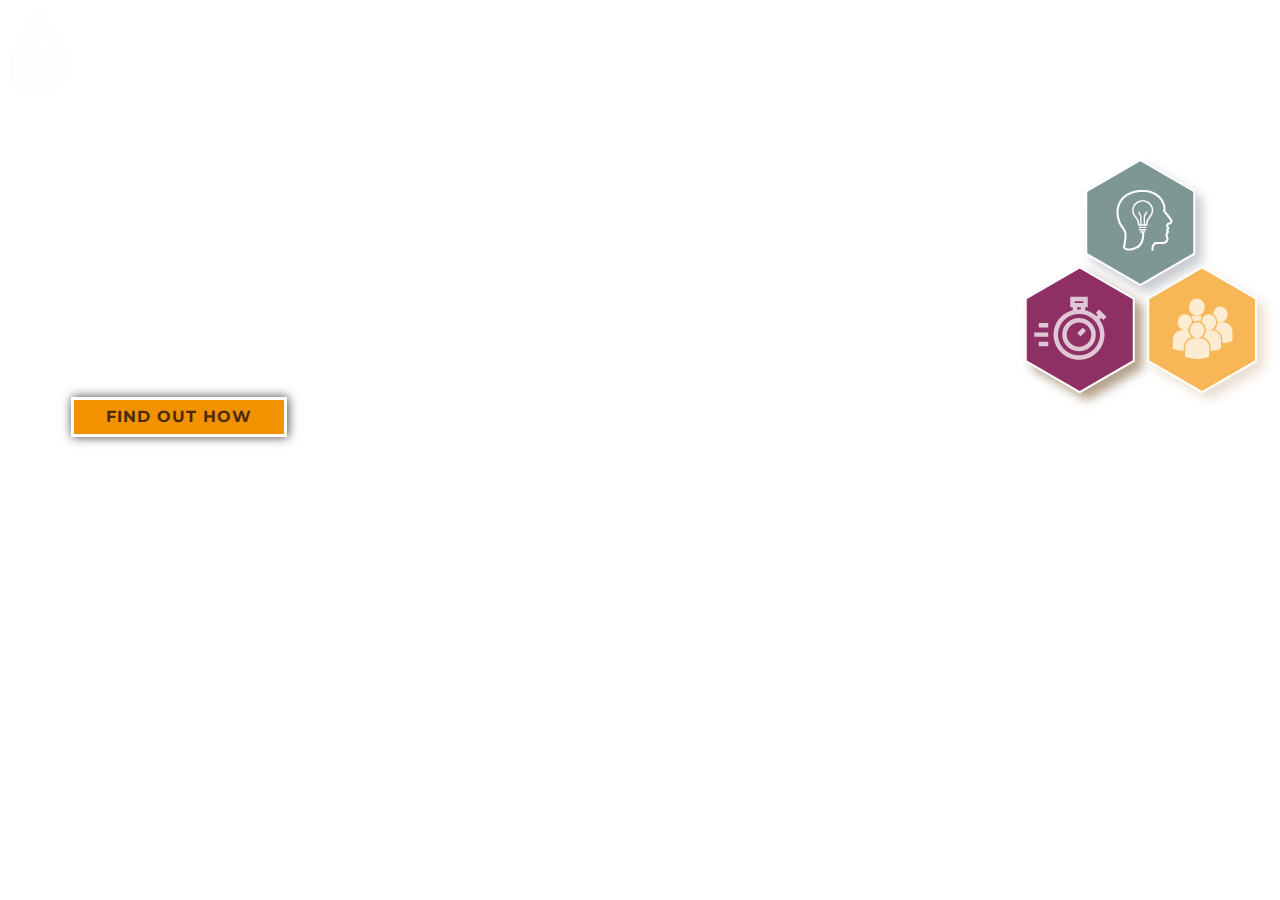
<file: banner.html>
<!DOCTYPE html>
<html style="" lang="de">

  <head>
    <meta charset="UTF-8">
    <link rel="stylesheet" type="text/css" href="css/teaser2.css">
    <link rel="stylesheet" type="text/css" href="css/banner.css">
    <link href="https://fonts.googleapis.com/css?family=Montserrat:400,600,700" rel="stylesheet">
    <link href="https://fonts.googleapis.com/css?family=Fredoka+One" rel="stylesheet">
    <base target="_parent">
  </head>
  <body onresize="resize()" id="body">
      <img id="logo" src="img/banner/CI.png" style="width:300px">
      <div id="banner_title" class="title">Why should I join the community?</div>
      <div id="banner_content">

      </div>
      <div style="display: flex;flex-direction: row;align-items: center;justify-content: left;margin-left: 5%;">
        <a class="join_now_button linkcso" href="" style="height: 34px;line-height: 34px;margin-top:30px;">FIND OUT HOW</a>
      </div>

  </body>
  <script>
    WIDTH = 0;
    u    = new URL(window.location);
    _lan = u.searchParams.get("lan");
    _city = u.searchParams.get("city");
    if(_city != null){
      CURRENT_CITY = _city;
    }else{
      CURRENT_CITY = "CI";
    }
    if(_lan != null){
      CURRENT_LAN = _lan;
    }else{
      CURRENT_LAN = "EN";
    }
    _locCity={
      "CI":{
        "content":'<ul><li class="">to discover your flood risk</li><li class="">to prepare yourself from flooding</li><li class="">to track how your knowledge develops</li><li class="">to help your community feel safer</li></ul>',
      },
      "LE":{
        "content":'<ul><li class="">to discover your flood risk</li><li class="">to prepare yourself from flooding</li><li class="">to track how your knowledge develops</li><li class="">to help your community feel safer</li></ul>',
      },
      "JE":{
        "content":'<ul><li>Find out about the Community Gardens of Jerusalem </li><li>Learn how to make the city greener with less water</li><li>Ensure the water quality in your house</li><li>Be part of our educational curriculum</li><li>Immediately report any urban water burst</li></ul>'

      },
      "SA":{
        "content":"<ul><li>to find out about the quality of water in the city</li><li>to learn more about water saving and water reuse</li><li>to participate in workshops about water sustainability</li><li> to share knowledge about water management issues</li><ul>",
      },
      "MI":{
        "content":'<ul><li class="">to learn why we need to save water in Milton Keynes</li><li class="">to get ideas and tips for reducing water consumption</li><li class="">to participate in workshops on water sustainability </li><li class="">to help create a smarter water community</li></ul>',
      },
      "HA":{
        "content":'<ul><li class="">Um zu lernen, warum und wie ich aktiv werden kann</li><li class="">Um mich und andere vor Auswirkungen durch den Klimawandel zu schützen</li><li class="">Um herauszufinden, wie gut ich vorbereitet bin</li><li class="">Um der Gemeinschaft zu helfen, sich sicherer zu fühlen</li></ul>'
      }
    }
    _loc = {
      "EN":{
        "title":"Why should I join the community?",
        "bullet_1":"to discover your flood risk",
        "bullet_2":"to prepare yourself from flooding",
        "bullet_3":"to track how your knowledge develops",
        "bullet_4":"to help your community feel safer",
      },
      "ES":{
        "title":"¿Para qué debería de unirme a la comunidad?",
        "bullet_1":"para descubrir tu riesgo de inundación",
        "bullet_2":"para prepararte ante las inundaciones",
        "bullet_3":"para monitorear como tu conocimiento mejora",
        "bullet_4":"para ayudar a tu comunidad a sentirse mas segura",
      },
      "DE":{
        "title":"Warum sollte ich eine Hanau-<br> Klimafreundschaft eingehen?",
        "bullet_1":"Um zu lernen, warum und wie ich aktiv werden könnte",
        "bullet_2":"Um mich und andere vor Auswirkungen durch den Klimawandel zu schützen",
        "bullet_3":"Um herauszufinden, wie gut ich vorbereitet bin",
        "bullet_4":"Um der Gemeinschaft zu helfen, sich sicherer zu fühlen",
        "join_now_button":"Erfahren Sie Mehr"
      }
    }
    function updateLinks(){
      _link1 = "https://{city}.power-h2020.eu/?location=challenge&loadP=1160";
      _link2 = "javascript:share('https://www.facebook.com/sharer/sharer.php?u=https%3A//{city}.power-h2020.eu/')  ";
      _link4 = "https://city.power-h2020.eu/?location=challenge&loadP=1121"
      _link6 = "https://{city}.power-h2020.eu/?location=home&login_pub";
      _link3 = "https://{city}.power-h2020.eu/?location=area#bottom"
      _linkcso = "https://{city}.power-h2020.eu/?location=home#cso"

      switch (CURRENT_CITY) {
        case "CI":
          _link1 = "https://city.power-h2020.eu/?location=challenges"
          _link2 = _link2.replace("{city}","city")
          _link3 = _link3.replace("{city}","city")
          _link6 = _link6.replace("{city}","city")
          _linkcso = _linkcso.replace("{city}","city")

          break;
        case "LE":
          _link1 =  "https://leicester.power-h2020.eu/?location=challenges"
          _link2 = _link2.replace("{city}","leicester")
          _link3 = _link3.replace("{city}","leicester")
          _link6 = _link6.replace("{city}","leicester")
         _link4  =  "https://leicester.power-h2020.eu/?location=challenges"
         _linkcso = _linkcso.replace("{city}","leicester")

          break;
        case "MI":
          _link1 = "https://milton-keynes.power-h2020.eu/?location=challenges"
          _link2 = _link2.replace("{city}","milton-keynes")
          _link3 = _link3.replace("{city}","milton-keynes")
          _link6 = _link6.replace("{city}","milton-keynes")
          _link4  =  "https://milton-keynes.power-h2020.eu/?location=challenge&loadP=1200"
          _linkcso = _linkcso.replace("{city}","milton-keynes")


          break;
        case "SA":
          _link1 = "https://sabadell.power-h2020.eu/?location=challenges"
          _link2 = _link2.replace("{city}","sabadell")
          _link3 = _link3.replace("{city}","sabadell")
          _link6 = _link6.replace("{city}","sabadell")
          _link4 = "https://sabadell.power-h2020.eu/?location=challenge&loadP=1220"
          _linkcso = _linkcso.replace("{city}","sabadell")

          break;
        case "JE":
          _link1 = "https://jerusalem.power-h2020.eu/?location=challenges"
          _link2 = _link2.replace("{city}","jerusalem")
          _link3 = _link3.replace("{city}","jerusalem")
          _link6 = _link6.replace("{city}","jerusalem")
          _link4 = "https://jerusalem.power-h2020.eu/?location=challenge&loadP=1240"
          _linkcso = _linkcso.replace("{city}","jerusalem")

          break;
        default:

      }

        links_classes = document.getElementsByClassName("link1");
        for (var i = 0; i < links_classes.length; i++) {
          links_classes[i].setAttribute("href",_link1)
        }
        links_classes = document.getElementsByClassName("link2");
        for (var i = 0; i < links_classes.length; i++) {
          links_classes[i].setAttribute("href",_link2)
        }
        links_classes = document.getElementsByClassName("link3");
        for (var i = 0; i < links_classes.length; i++) {
          links_classes[i].setAttribute("href",_link3)
        }
        links_classes = document.getElementsByClassName("link4");
        for (var i = 0; i < links_classes.length; i++) {
          links_classes[i].setAttribute("href",_link3)
        }
        links_classes = document.getElementsByClassName("link6");
        for (var i = 0; i < links_classes.length; i++) {
          links_classes[i].setAttribute("href",_link6)
        }
        links_classes = document.getElementsByClassName("linkcso");
        links_classes[0].setAttribute("href",_linkcso)

    }
    function updateCity(){
      if(_lan != null){
        CURRENT_LAN = _lan;
      }

      for (k in _loc[CURRENT_LAN][CURRENT_CITY]){
          lan_classes = document.getElementsByClassName(k);
          for (var i = 0; i < lan_classes.length; i++) {
            lan_classes[i].innerHTML = _loc[CURRENT_LAN][CURRENT_CITY][k];
          }

      }
      document.getElementById("logo").src = "img/banner/"+CURRENT_CITY+".png"
    }
    function updateLan(){
      if(_lan != null){
        CURRENT_LAN = _lan;
      }
      for (k in _loc[CURRENT_LAN]){
          lan_classes = document.getElementsByClassName(k);
          for (var i = 0; i < lan_classes.length; i++) {
            lan_classes[i].innerHTML = _loc[CURRENT_LAN][k];
          }

      }
    }
    function updateContent(){
      document.getElementById("banner_content").innerHTML =  _locCity[CURRENT_CITY].content;

    }
    updateCity();
    updateLinks();
    updateLan();
    updateContent();
    function resize(){

      if(WIDTH != window.innerWidth){
        HEIGHT = window.innerHeight;
        WIDTH  = window.innerWidth;
        if(WIDTH < 560){
          document.getElementById("banner_title").style.fontSize = "23px";
          document.getElementById("banner_title").style.maxWidth = "500px";
          document.getElementById("banner_title").style.marginTop = "80px";
          document.getElementById("banner_content").style.maxWidth = "500px";
          document.getElementById("body").style.backgroundImage = "url('img/banner/b2m.png')";
          document.getElementById("body").style.backgroundPositionY = "180px";

          document.getElementsByTagName("ul")[0].style.fontSize = "16px";
          document.getElementsByTagName("ul")[0].style.width = "62%";


        }else{
          document.getElementById("banner_title").style.fontSize = "40px";
          document.getElementById("banner_title").style.maxWidth = "700px";
          document.getElementById("banner_title").style.marginTop = "50px";
          document.getElementById("banner_content").style.maxWidth = "700px";
          document.getElementsByTagName("ul")[0].style.fontSize = "25px";
          document.getElementsByTagName("ul")[0].style.width = "100%";

          document.getElementById("body").style.backgroundImage = "url('img/banner/b2.png')";
          document.getElementById("body").style.backgroundPositionY = "150px";

        }


      }

    }
    window.onload = function() {
      resize();
    };
  </script>
</html>
</file>
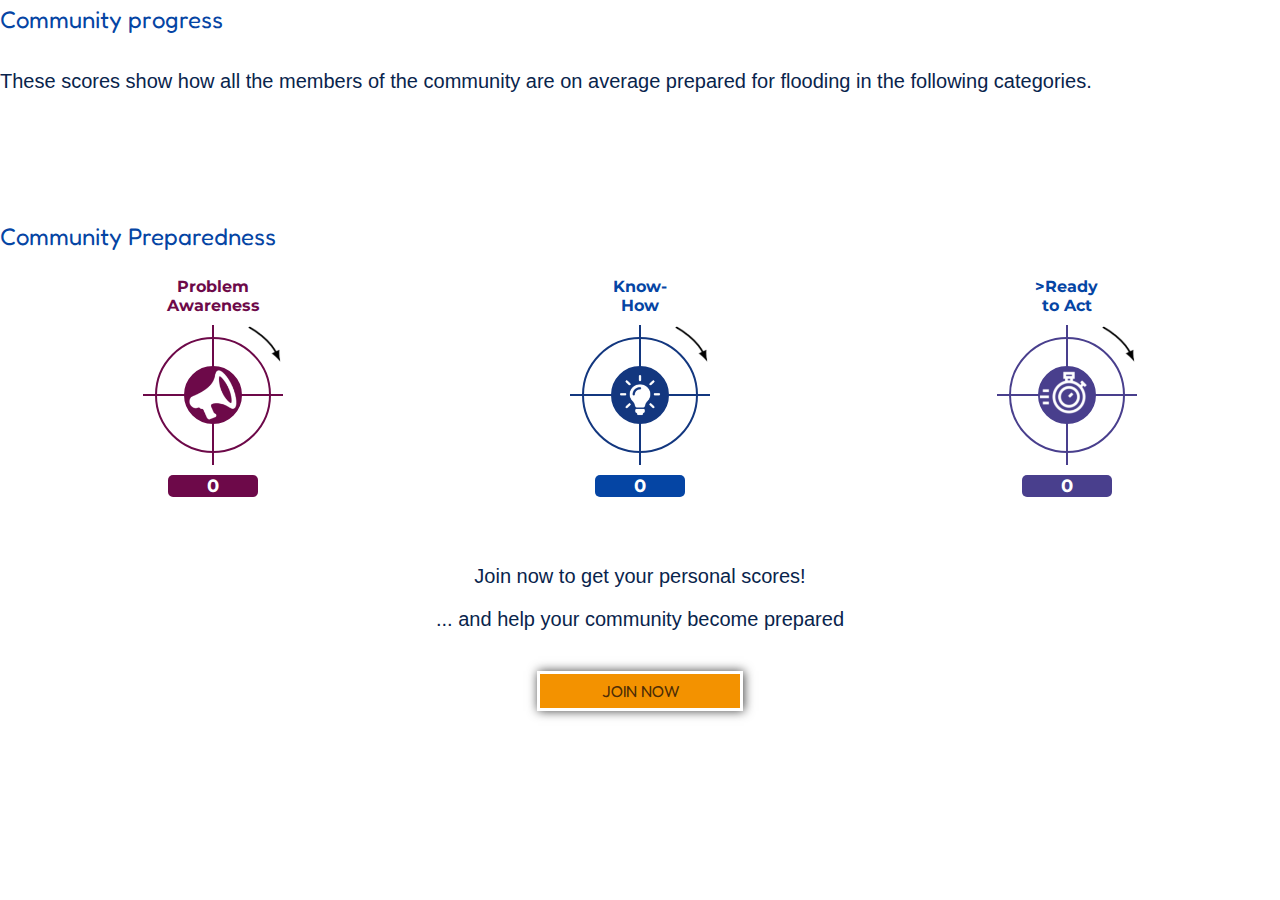
<file: bottom.html>
<!DOCTYPE html>
<html style="">

  <head>
    <meta charset="UTF-8">
    <link rel="stylesheet" type="text/css" href="css/teaser2.css">
    <link rel="stylesheet" type="text/css" href="css/powerwidgets.css">
    <link rel="stylesheet" type="text/css" href="css/bottom.css">
    <link href="https://fonts.googleapis.com/css?family=Montserrat" rel="stylesheet">
    <link href="https://fonts.googleapis.com/css?family=Fredoka+One" rel="stylesheet">
    <base target="_parent">
    <script type="text/javascript" src="https://hanau.baseform.com/redesign_js/client.js"></script> <!-- need to include this script to talk with the api -->

  </head>
  <body onresize="resize()">
    <div class="powerTitle title_1">
    </div>
    <p class="paragraph_1"></p>
    <div style="margin-left:auto;margin-right: auto;text-align: center;">
      <canvas width="400" height="100" style="background-color:white" id="canvas"></canvas>
    </div>
    <div class="powerTitle title_2"></div>
    <div class="indicator indicatora">
      <div class="hideable-area">
        <div class="circularWrapper">
          <div class="svgWrapper">
            <div class="circularTitle" ><span class="problem_awareness" style="color: #6d0949;"></span><br><span style="font-size: small;"></span></div>
            <svg
               class="progress-ring"
               width="140"
               fill="#13377f"
               height="140"
               shape-rendering="geometricPrecision"
               >
              <circle
                id="circ_1"
                class="progress-ring__circle"
                transform="rotate(-90 0 0)"
                stroke="#6d0949"
                stroke-width="50"
                fill="#13377f"
                r="30"
                cx="70"
                cy="70"/>
              <circle
                stroke="white"
                stroke-width="2"
                fill="#6d0949"
                r="30"
                cx="70"
                cy="70"/>
              <circle
                stroke="#6d0949"
                stroke-width="2"
                fill="transparent"
                r="57"
                cx="70"
                cy="70"/>
              <line x1="0" y1="70" x2="140" y2="70" style="stroke:rgb(109,9,73);stroke-width:2"/>
              <line x1="70" y1="0" x2="70" y2="140" style="stroke:rgb(109,9,73);stroke-width:2"/>

              <image xlink:href="img/prob_awe.png" height="140" width="140"  rx="15" ry="15" />

            </svg>
            <div class="points_flex">
              <div class="points_row l">
                <div class="points_left" id="pa_points">
                  0
                </div>
              </div>
            </div>
          </div>
          <div class="svgWrapper">
            <div class="circularTitle" ><span class="know_how"></span><br> <span  style="font-size: small;"></span></div>

            <svg
               class="progress-ring"
               width="140"
               fill="#13377f"
               height="140"
               shape-rendering="geometricPrecision"
               >
              <circle
                class="progress-ring__circle"
                transform="rotate(-90 0 0)"
                stroke="#13377f"
                stroke-width="50"
                fill="#13377f"
                r="30"
                cx="70"
                cy="70"
                id="circ_2"
                />
              <circle
                stroke="white"
                stroke-width="2"
                fill="#13377f"
                r="30"
                cx="70"
                cy="70"/>
              <circle
                stroke="#13377f"
                stroke-width="2"
                fill="transparent"
                r="57"
                cx="70"
                cy="70"/>
                <line x1="0" y1="70" x2="140" y2="70" style="stroke:rgb(19,55,127);stroke-width:2"/>
                <line x1="70" y1="0" x2="70" y2="140" style="stroke:rgb(19,55,127);stroke-width:2"/>
              <image xlink:href="img/idea.png" height="140" width="140"  rx="15" ry="15" />
            </svg>
            <div class="points_flex">
              <div class="points_row l">
                <div class="points_left kh_bg" id="kh_points">
                  0
                </div>
              </div>
            </div>


          </div>

          <div class="svgWrapper">
            <div class="circularTitle" ><span class="ready_to_act" class="ra_txt"></span><br><span style="font-size: small;"></span></div>

            <svg
               class="progress-ring"
               width="140"
               fill="#493f8d"
               height="140"
               shape-rendering="geometricPrecision"
               >
              <circle
                class="progress-ring__circle"
                transform="rotate(-90 0 0)"
                stroke="#493f8d"
                stroke-width="50"
                fill="#493f8d"
                r="30"
                cx="70"
                cy="70"
                id="circ_3"
                />
              <circle
                stroke="white"
                stroke-width="2"
                fill="#493f8d"
                r="30"
                cx="70"
                cy="70"/>
              <circle
                stroke="#493f8d"
                stroke-width="2"
                fill="transparent"
                r="57"
                cx="70"
                cy="70"/>
                <line x1="0" y1="70" x2="140" y2="70" style="stroke:rgb(73,63,141);stroke-width:2"/>
                <line x1="70" y1="0" x2="70" y2="140" style="stroke:rgb(73,63,141);stroke-width:2"/>
              <image xlink:href="img/ready_act.png" height="140" width="140"  rx="15" ry="15" />
            </svg>
            <div class="points_flex">
              <div class="points_row l">
                <div class="points_left ra_bg" id="ra_points" >
                  0
                </div>
              </div>
            </div>

          </div>
      </div>
    </div>


    </div>
    <p style="text-align:center;" class="paragraph_2"><p>
    <p style="text-align:center;" class="paragraph_3"></p>
    <a class="start_now_button link6 join_button" href="" style="height: 34px;line-height: 34px;"></a>
    <script>
    var CURRENT_LAN = "ES";
    var CURRENT_CITY = "CI";
      _loc = {
        "EN":{
          "title_1":"Community progress",
          "title_2":"Community Preparedness",
          "paragraph_2":"Join now to get your personal scores!",
          "paragraph_3":"... and help your community become prepared",
          "join_button":"JOIN NOW",
          "lan_community_size": "Community size:",
          "lan_community_small": "Small",
          "lan_community_medium": "Medium",
          "lan_community_big": "Large",
          "lan_community_size_legend":"Increase in members since Aug 2018: ",
          "problem_awareness":"Problem<br> Awareness ",
          "know_how":"Know- <br>How",
          "ready_to_act":">Ready <br>to Act",
          "members":"Members",
          "CI":{
            "lan_title":"What you can do in the city water community:",
            "paragraph_1":"These scores show how all the members of the community are on average prepared for flooding in the following categories.",
          },
          "LE":{
            "lan_title":"What you can do in the Leicester water community:",
            "paragraph_1":"These scores show how all the members of the community are on average prepared for flooding in the following categories.",

          },
          "MI":{
            "lan_title":"What you can do in the Milton Keynes water community:",
            "paragraph_1":"These scores show how all the members of the community are on average prepared to save water in the following categories."
          },
          "SA":{
            "lan_title":"What you can do in the Sabadell water community:",
            "paragraph_1":"These scores show how all the members of the community are on average prepared to save and reuse water in the following categories."

          },
          "JE":{
            "lan_title":"What you can do in the Jerusalem water community:",
            "paragraph_1":"These scores show how all the members of the community are on average prepared to save water in the following categories."

          }
        },
        "ES":{
          "title_1":"Progreso de la comunidad",
          "title_2":"Preparación de la comunidad",
          "paragraph_2":"¡Únete ahora para obtener tus puntaciones personales!",
          "paragraph_3":"... y ayuda a tu comunidad a prepararse",
          "join_button":"ÚNETE AHORA",
          "lan_community_size": "Tamaño de la comunidad:",
          "lan_community_small": "Pequeña",
          "lan_community_medium": "Mediana",
          "lan_community_big": "Grande",
          "lan_community_size_legend":"Incremento en miembros desde Ago 2018: ",
          "problem_awareness": "Conciencia del <br>problema",
          "know_how": "Saber cómo<br>",
          "ready_to_act": "Listo para <br>actuar",
          "members":"Miembros",
          "CI":{
            "lan_title":"What you can do in the city water community:",
            "paragraph_1":"These scores show how all the members of the community are on average prepared for flooding in the following categories.",
          },
          "LE":{
            "lan_title":"What you can do in the Leicester water community:",
            "paragraph_1":"These scores show how all the members of the community are on average prepared for flooding in the following categories.",

          },
          "MI":{
            "lan_title":"What you can do in the Milton Keynes water community:",
            "paragraph_1":"These scores show how all the members of the community are on average prepared to save water in the following categories."
          },
          "SA":{
            "lan_title":"What you can do in the Sabadell water community:",
            "paragraph_1":"These scores show how all the members of the community are on average prepared to save and reuse water in the following categories."

          },
          "JE":{
            "lan_title":"What you can do in the Jerusalem water community:",
            "paragraph_1":"These scores show how all the members of the community are on average prepared to save water in the following categories."

          }
        },
        "DE":{
          "title_1":"Fortschritt der Gemeinschaft",
          "title_2":"Handlungsbereitschaft der Gemeinschaft",
          "paragraph_2":"Melden Sie sich jetzt an, um Ihre persönliche Punktezahl zu sehen!",
          "paragraph_3":"...und helfen Sie Ihrer Gemeinschaft, sich auf den Klimawandel vorzubereiten",
          "join_button":"Jetzt starten",
          "lan_community_size": "Größe der Gemeinschaft",
          "lan_community_small": "Klein",
          "lan_community_medium": "Mittelgroß",
          "lan_community_big": "Groß",
          "lan_community_size_legend":"Increase in members since Aug 2018: ",
          "problem_awareness":"Problembewusstsein",
          "know_how":"Know-how",
          "ready_to_act":"Handlungsbereitschaft",
          "members":"Mitglieder",
          "CI":{
            "lan_title":"What you can do in the city water community:",
            "paragraph_1":"These scores show how all the members of the community are on average prepared for flooding in the following categories.",
          },
          "LE":{
            "lan_title":"What you can do in the Leicester water community:",
            "paragraph_1":"These scores show how all the members of the community are on average prepared for flooding in the following categories.",

          },
          "MI":{
            "lan_title":"What you can do in the Milton Keynes water community:",
            "paragraph_1":"These scores show how all the members of the community are on average prepared to save water in the following categories."
          },
          "SA":{
            "lan_title":"What you can do in the Sabadell water community:",
            "paragraph_1":"These scores show how all the members of the community are on average prepared to save and reuse water in the following categories."

          },
          "JE":{
            "lan_title":"What you can do in the Jerusalem water community:",
            "paragraph_1":"These scores show how all the members of the community are on average prepared to save water in the following categories."
          },
          "HA":{
            "lan_title":"Was Sie in der Hanau POWER Community tun können:",
            "paragraph_1":"Dieser Punktestand zeigt, wie gut alle Mitglieder der Hanau POWER Community vorbereitet sind, sich an den Klimawandel anzupassen und das Klima zu schützen."
          }
        },
      }
      u    = new URL(window.location);
      _lan = u.searchParams.get("lan");
      _city = u.searchParams.get("city");
      if(_city != null){
        CURRENT_CITY = _city;
      }else {
        CURRENT_CITY = "CI"
      }
      if(_lan != null){
        CURRENT_LAN = _lan;
      }else {
        CURRENT_LAN = "EN"
      }
      function share(link){
        window.open(link);
      }
      function updateLinks(){
        _link1 = "https://{city}.power-h2020.eu/?location=challenge&loadP=1160";
        _link2 = "javascript:share('https://www.facebook.com/sharer/sharer.php?u=https%3A//{city}.power-h2020.eu/')  ";
        _link4 = "https://city.power-h2020.eu/?location=challenge&loadP=1121"
        _link6 = "https://{city}.power-h2020.eu/?location=home&login_pub";
        _link3 = "https://{city}.power-h2020.eu/?location=area"
        switch (CURRENT_CITY) {
          case "CI":
            _link1 = "https://city.power-h2020.eu/?location=challenges"
            _link2 = _link2.replace("{city}","city")
            _link3 = _link3.replace("{city}","city")
            _link6 = _link6.replace("{city}","city")
            break;
          case "LE":
            _link1 =  "https://leicester.power-h2020.eu/?location=challenges"
            _link2 = _link2.replace("{city}","leicester")
            _link3 = _link3.replace("{city}","leicester")
            _link6 = _link6.replace("{city}","leicester")
           _link4  =  "https://leicester.power-h2020.eu/?location=challenges"
            break;
          case "MI":
            _link1 = "https://milton-keynes.power-h2020.eu/?location=challenges"
            _link2 = _link2.replace("{city}","milton-keynes")
            _link3 = _link3.replace("{city}","milton-keynes")
            _link6 = _link6.replace("{city}","milton-keynes")
            _link4  =  "https://milton-keynes.power-h2020.eu/?location=challenge&loadP=1200"

            break;
          case "SA":
            _link1 = "https://sabadell.power-h2020.eu/?location=challenges"
            _link2 = _link2.replace("{city}","sabadell")
            _link3 = _link3.replace("{city}","sabadell")
            _link6 = _link6.replace("{city}","sabadell")
            _link4 = "https://sabadell.power-h2020.eu/?location=challenge&loadP=1220"
            break;
          case "JE":
            _link1 = "https://jerusalem.power-h2020.eu/?location=challenges"
            _link2 = _link2.replace("{city}","jerusalem")
            _link3 = _link3.replace("{city}","jerusalem")
            _link6 = _link6.replace("{city}","jerusalem")
            _link4 = "https://jerusalem.power-h2020.eu/?location=challenge&loadP=1240"
            break;
          case "HA":
            _link1 = "https://hanau.baseform.com/?location=challenges";
            _link2 = "javascript:share('https://www.facebook.com/sharer/sharer.php?u=https://hanau.baseform.com/?location=home')";
            _link3 = "https://hanau.baseform.com/?location=area";
            _link6 = "https://hanau.baseform.com/?location=home&login_pub";
            _link4 = "https://hanau.baseform.com/?location=challenge&loadP=3820";
            break;
          default:

        }

          links_classes = document.getElementsByClassName("link1");
          for (var i = 0; i < links_classes.length; i++) {
            links_classes[i].setAttribute("href",_link1)
          }
          links_classes = document.getElementsByClassName("link2");
          for (var i = 0; i < links_classes.length; i++) {
            links_classes[i].setAttribute("href",_link2)
          }
          links_classes = document.getElementsByClassName("link3");
          for (var i = 0; i < links_classes.length; i++) {
            links_classes[i].setAttribute("href",_link3)
          }
          links_classes = document.getElementsByClassName("link4");
          for (var i = 0; i < links_classes.length; i++) {
            links_classes[i].setAttribute("href",_link3)
          }
          links_classes = document.getElementsByClassName("link6");
          for (var i = 0; i < links_classes.length; i++) {
            links_classes[i].setAttribute("href",_link6)
          }

      }
      function updateCity(){
        if(_lan != null){
          CURRENT_LAN = _lan;
        }

        for (k in _loc[CURRENT_LAN][CURRENT_CITY]){
            lan_classes = document.getElementsByClassName(k);
            for (var i = 0; i < lan_classes.length; i++) {
              lan_classes[i].innerHTML = _loc[CURRENT_LAN][CURRENT_CITY][k];
            }

        }
      }
      function updateLan(){
        if(_lan != null){
          CURRENT_LAN = _lan;
        }
        for (k in _loc[CURRENT_LAN]){
            lan_classes = document.getElementsByClassName(k);
            for (var i = 0; i < lan_classes.length; i++) {
              lan_classes[i].innerHTML = _loc[CURRENT_LAN][k];
            }

        }
      }
      updateCity();
      updateLan();
      updateLinks();
      // resize();
      var WIDTH = 0;
      function resize(){
        if(WIDTH != window.innerWidth){
          HEIGHT = window.innerHeight;
          WIDTH  = window.innerWidth;
          if(WIDTH < 560){
            // document.getElementsByClassName("teaser_container_mobile")[0].style.display = "block";
            // document.getElementsByClassName("teaser_container")[0].style.display = "none";
          }else{
            // document.getElementsByClassName("teaser_container_mobile")[0].style.display = "none";
            // document.getElementsByClassName("teaser_container")[0].style.display = "flex";

          }
        }

      }
      window.onload = function()
       {
         window.apiClient = new PowerApiClient(function(a){
           window.apiData = a;
           _g1 = apiClient.getGlobal().obj.gamification.personal["problem.awareness"];
           _g1 += apiClient.getGlobal().obj.gamification.political["problem.awareness"];
           _g1 += apiClient.getGlobal().obj.gamification.social["problem.awareness"];
           _g2 = apiClient.getGlobal().obj.gamification.personal["practical.knowledge"];
           _g2 += apiClient.getGlobal().obj.gamification.political["practical.knowledge"];
           _g2 += apiClient.getGlobal().obj.gamification.social["practical.knowledge"];
           _g3 = apiClient.getGlobal().obj.gamification.personal["ready.for.action"];
           _g3 += apiClient.getGlobal().obj.gamification.political["ready.for.action"];
           _g3 += apiClient.getGlobal().obj.gamification.social["ready.for.action"];
           changeProgress(_g1,_g2,_g3);
           addSize(apiClient.getGlobal().obj.participants);

         });
      }
      var circle = document.getElementById("circ_1");
      var radius = circle.r.baseVal.value;
      var circumference = radius * 2 * Math.PI;

      var circle2 = document.getElementById("circ_2");
      var radius2 = circle.r.baseVal.value;
      var circumference2 = radius2 * 2 * Math.PI;

      var circle3 = document.getElementById("circ_3");
      var radius3 = circle.r.baseVal.value;
      var circumference3 = radius3 * 2 * Math.PI;

      circle.style.strokeDasharray = `${circumference} ${circumference}`;
      circle.style.strokeDashoffset = `${circumference}`;
      circle2.style.strokeDasharray = `${circumference} ${circumference}`;
      circle2.style.strokeDashoffset = `${circumference}`;
      circle3.style.strokeDasharray = `${circumference} ${circumference}`;
      circle3.style.strokeDashoffset = `${circumference}`;
      function setProgress(percent) {
        const offset = circumference - percent / 100 * circumference;
        circle.style.strokeDashoffset = offset;
      }
      const input = document.getElementById('input1');
      function setProgress2(percent) {
        const offset2 = circumference2 - percent / 100 * circumference2;
        circle2.style.strokeDashoffset = offset2;
      }
      const input2 = document.getElementById('input2');
      function setProgress3(percent) {
        const offset3 = circumference3 - percent / 100 * circumference3;
        circle3.style.strokeDashoffset = offset3;
      }

      const input3 = document.getElementById('input3');
      function changeProgress(la,lb,lc){
          _MAX_POINTS_LEVEL = 3000;
          setPAPoints(la);
          setKHPoints(lb);
          setRAPoints(lc);
          if(la > _MAX_POINTS_LEVEL){
            la = _MAX_POINTS_LEVEL
          }
          if(lb > _MAX_POINTS_LEVEL){
            lb = _MAX_POINTS_LEVEL
          }
          if(lc > _MAX_POINTS_LEVEL){
            lc = _MAX_POINTS_LEVEL
          }

          lra = ( la / _MAX_POINTS_LEVEL )*100 ;
          lrb = ( lb / _MAX_POINTS_LEVEL )*100 ;
          lrc = ( lc / _MAX_POINTS_LEVEL )*100 ;

          setProgress(lra);
          setProgress2(lrb);
          setProgress3(lrc);


      }
      function setPAPoints(p){
        document.getElementById("pa_points").innerHTML = numberWithCommas(Math.round(p));
      }
      function setKHPoints(p){
        document.getElementById("kh_points").innerHTML = numberWithCommas(Math.round(p));
      }
      function setRAPoints(p){
        document.getElementById("ra_points").innerHTML = numberWithCommas(Math.round(p));
      }
      const numberWithCommas = (x) => {
        return x.toString().replace(/\B(?=(\d{3})+(?!\d))/g, ",");
      }
      function addSize(size){
        var canvas = document.getElementById("canvas");
        var ctx = canvas.getContext("2d");
        var sizeWidth = ctx.canvas.clientWidth;
        var sizeHeight = ctx.canvas.clientHeight;
        var scaleWidth = sizeWidth/100;
        var scaleHeight = sizeHeight/100;

        marginRight = 10;
        ctx.font = "13px Arial";
        ctx.beginPath();
        ctx.lineWidth   = 2;
        ctx.strokeStyle = '#848177';
        ctx.moveTo(0,0);
        ctx.fillStyle   = "#848177";
        if(size <= 20){
          _size  = _loc[CURRENT_LAN].lan_community_small;
        }else if((size >= 20) && (size <= 50)){
          _size  = _loc[CURRENT_LAN].lan_community_medium;
        }else{
          _size  = _loc[CURRENT_LAN].lan_community_big;
        }
        ctx.strokeStyle = '#265380';
        ctx.fillStyle   = "#09244c";
        ctx.font = "bold 16px Arial";

        _max_pop = 2000;
        _aug = 0;
        if( CURRENT_CITY  == "LE" ){
          _max_pop = 3000;
          _aug = 60;

        }else if (CURRENT_CITY  == "MI"){
          _aug = 55;
        }else if (CURRENT_CITY  == "SA"){
          _aug = 39;
        }else if (CURRENT_CITY  == "JE"){
          _aug = 57;
        }else if (CURRENT_CITY == "CI"){
          _aug = 1;
        }
        _inc = (size - _aug);
        _inc = (_inc / _aug) * 100;
        if(CURRENT_CITY !== "HA"){
          _barSize = (sizeWidth - 100);
          _barY1   = 20;
          _barY2   = _barY1 + 20;
          _l1      = (_barSize / 2 );
          _l2      = (_barSize / 4 );
          ctx.textAlign   = "left";
          ctx.fillText(_loc[CURRENT_LAN].lan_community_size,0 ,15);
          ctx.textAlign   = "center";
          ctx.fillText("5%",_l1/5 ,60);
          ctx.fillText("25%",_l2 ,60);
          ctx.fillText("50%",_l1 ,60);
          ctx.textAlign   = "start";
          ctx.fillText(_max_pop,_barSize ,35);

          _increaseLeyend = _loc[CURRENT_LAN].lan_community_size_legend + numberWithCommas((_inc).toFixed(0)) + "%";
          ctx.fillText(_increaseLeyend,0,80);

          ctx.stroke();
          _fillBarcolor = "#4382b5";
          ctx.fillStyle   = _fillBarcolor;

          _barWidth = _barSize ;
          // fill
          ctx.beginPath();
          _MAX_SIZE = 2000;
          if(size >= _MAX_SIZE){
            size  = _MAX_SIZE
          }
          if(size <= 100){
            _sP = (size  * .33) / 100
          }else if(size > 100 && size <=1000){
            _sP =  (size/1000) * .66
            console.log(_sP);
          }else if(size >1001){
            _sP =  (size/2000) * 1;
          }
          ctx.fillRect(0,_barY1,_barWidth * _sP ,20);
          ctx.closePath();
          ctx.fillStyle   = "#09244c";

          //left
          ctx.beginPath();
          ctx.moveTo(0,_barY1);
          ctx.lineTo(0,_barY2);
          ctx.closePath();
          ctx.stroke();
          //top
          ctx.beginPath();
          ctx.moveTo(0,_barY1);
          ctx.lineTo(_barSize - marginRight,_barY1);
          ctx.closePath();
          ctx.stroke();
          //bottom
          ctx.beginPath();
          ctx.moveTo(0,_barY2);
          ctx.lineTo(_barSize - marginRight,_barY2);
          ctx.closePath();
          ctx.stroke();
          //right
          ctx.beginPath();
          ctx.moveTo(_barSize - marginRight,_barY1);
          ctx.lineTo(_barSize - marginRight,_barY2);
          ctx.closePath();
          ctx.stroke();
          //l0
          ctx.beginPath();
          ctx.moveTo(_l1/5,_barY1 + 15);
          ctx.lineTo(_l1/5,_barY1 + 25);
          ctx.closePath();
          ctx.stroke();
          //l1
          ctx.beginPath();
          ctx.moveTo(_l1,_barY1 + 15);
          ctx.lineTo(_l1,_barY1 + 25);
          ctx.closePath();
          ctx.stroke();
          //l2
          ctx.beginPath();
          ctx.moveTo(_l2,_barY1 + 15);
          ctx.lineTo(_l2,_barY1 + 25);
          ctx.closePath();
          ctx.stroke();
        }

      }
    </script>

  </body>
</html>
</file>
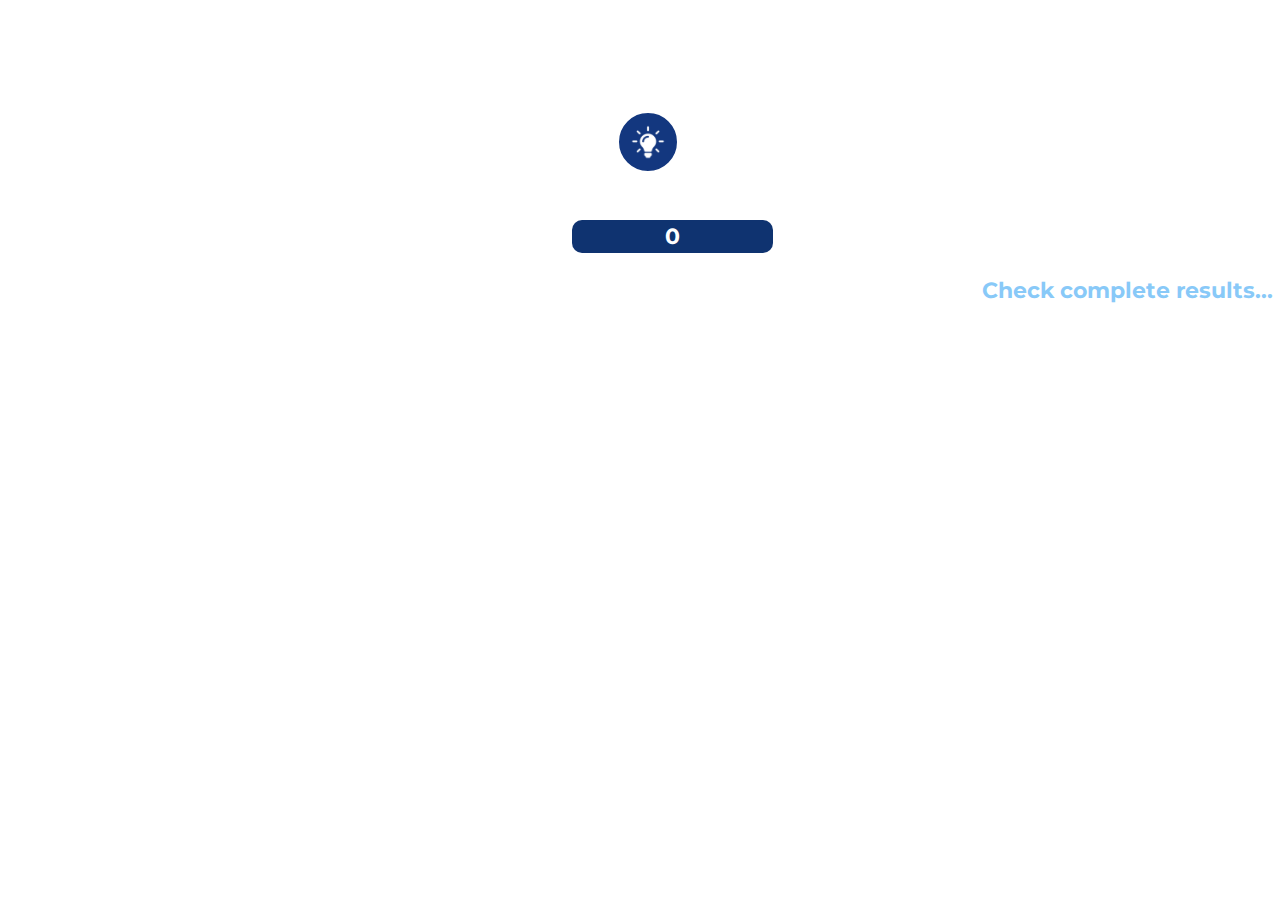
<file: dashboard.html>
<!DOCTYPE html>
<html style="overflow:hidden;" >
  <head>
   <meta charset="utf-8">
   <link rel="stylesheet" type="text/css" href="css/dashboard.css">
   <link href="https://fonts.googleapis.com/css?family=Montserrat" rel="stylesheet">
   <link href="https://fonts.googleapis.com/css?family=Fredoka+One" rel="stylesheet">
   <link href="css/switchery.css" rel="stylesheet">
   <script type="text/javascript" src="js/switchery.js"></script>
   <script type="text/javascript" src="https://hanau.baseform.com/redesign_js/client.js"></script> <!-- need to include this script to talk with the api -->
   <base target="_parent">
  </head>
  <body onresize="resize()">
    <div class="dashboard">
      <header class="lan_title_summary">Your results highlight</header>
      <!-- <div class="subheader lan_sub_title____XXX"></div> -->
      <div class="highlight_title" id="highlight_title"></div>
      <div class="circularWrapper">
      <div class="svgWrapper mobile_gone" class="" style="display: flex;justify-content: center;align-items: center;flex-direction:column;">
          <div class="circularTitle" ><span id="title_a"></span><br><span id="pa_points" style="font-size: small;"></span></div>
          <img src="img/dashboard/kh.png" height="32" width="32" id="img_a" />

      </div>
      <div class="arrow_wrapper" style="display: flex;justify-content: center;align-items: center;flex:1;flex-direction:column;">
        <a href="" class="link_to_progress"><img class="arrow" src="img/arrow_left.png" /></a>
      </div>
        <div class="svgWrapper" >

          <svg
             class="progress-ring"
             width="140"
             fill="#13377f"
             height="140"
             shape-rendering="geometricPrecision"
             >
             <line x1="0" y1="70" x2="140" y2="70" style="stroke:rgb(255,255,255);stroke-width:2"/>
             <line x1="70" y1="0" x2="70" y2="140" style="stroke:rgb(255,255,255);stroke-width:2"/>
            <circle
              id="circ_2"="progress-ring__circle"
              transform="rotate(-90 0 0)"
              stroke="#13377F"
              stroke-width="66"
              fill="#13377f"
              r="20"
              cx="-70"
              cy="70"/>
            <circle
              id="circ_inner"
              stroke="white"
              stroke-width="2"
              fill="#13377F"
              r="30"
              cx="70"
              cy="70"/>
            <circle
              stroke="white"
              stroke-width="2"
              fill="transparent"
              r="55"
              cx="70"
              cy="70"/>
            <image xlink:href="img/idea_noarrow.png" height="110" width="110"  x="15" y="15" id="img_main" />

          </svg>
        </div>
        <div class="arrow_wrapper" style="display: flex;justify-content: center;align-items: center;flex:1;flex-direction:column;">
          <a href="" class="link_to_progress"><img class="arrow" src="img/arrow_right.png" style="display: flex;justify-content: center;align-items: center;"></a>
        </div>
        <div class="svgWrapper mobile_gone" class="" style="display: flex;justify-content: center;align-items: center;flex-direction:column;">
          <div class="circularTitle" ><span id="title_b"></span><br><span id="pa_points" style="font-size: small;"></span></div>
          <img src="img/dashboard/kh.png" height="32" width="32" id="img_b" />


        </div>

      </div>
      <div class="points_area">
        <div class="points_wrapper">
          <div class="points_row">
            <div class="points_personal" id="total_personal_score">
              0
            </div>
            <div class="points_subtitle lan_personal">
            </div>
          </div>
          <div class="points_row">
            <div class="points_separator">/</div>
          </div>

          <div class="points_row">
            <div class="points_community">
              0
            </div>
            <div class="points_subtitle lan_community">
            </div>
          </div>
        </div>
      </div>
      <div class="footer"><a href="" id="link_to_progress" class="link_to_progress lan_check_results"></a></div>
    </div>
    <script>
    function changeValues(pa,kh,ra,_in,so,po){
      document.getElementById("value_pa").innerHTML = pa;
      document.getElementById("value_kh").innerHTML = kh;
      document.getElementById("value_ra").innerHTML = ra;

      document.getElementById("value_in").innerHTML = _in;
      document.getElementById("value_so").innerHTML = so;
      document.getElementById("value_po").innerHTML = po;
    }
    function setWardenProgress(n){
      var WARDEN_LVL_0 =  500;
      var WARDEN_LVL_1 =  5000;
      var WARDEN_LVL_2 = 9000;

      switch (CURRENT_CITY) {
        case "SA":
        case "JE":
        case "CI":
            _achievement_title = "lan_achievement_flood_warden_{level}"
        case "LE":
            _achievement_title = "lan_achievement_water_guardian_{level}"
          break;
        default:

      }
      _w = "0x";
      _img = "badge_{CI}_{l}.png"
      if(n < WARDEN_LVL_0){
        _level = "a";
        _achievement_title = _achievement_title.replace("{level}","beginner")
      }
      if(n >= WARDEN_LVL_0){
        _w = "1x";
        _level = "a";
        _achievement_title = _achievement_title.replace("{level}","beginner")
      }

      if(n >= WARDEN_LVL_1){
        _w = "1.5x";
        _level = "b";
        _achievement_title = _achievement_title.replace("{level}","intermediate")
      }

      if(n >= WARDEN_LVL_2){
        _w = "2x";
        _level = "c";
        _achievement_title = _achievement_title.replace("{level}","advanced")

      }
      _img = _img.replace("{CI}",CURRENT_CITY);
      _img = _img.replace("{l}",_level);
      _link = "img/dashboard/"+ _img;
      console.log(_link);
      document.getElementsByClassName("achievement_title")[0].innerHTML = _loc[CURRENT_LAN][_achievement_title];
      document.getElementById("achievement_img").setAttribute("src",_link)
      document.getElementById("multiplier_value").innerHTML = _w;
    }
    CURRENT_LAN = "en";
    CURRENT_CITY = "CI";
    u    = new URL(window.location);
    _lan = u.searchParams.get("lan");
    _city = u.searchParams.get("city");
    if(_city != null){
      CURRENT_CITY = _city;
    }
    if(_lan != null){
      CURRENT_LAN = _lan;
    }
    _loc = {
      "en":{
        "lan_title_summary":"Your results highlight",
        "lan_personal":"Personal",
        "lan_community":"Community",
        "lan_check_results":"Check complete results...",
        "lan_sub_title":"Flood Preparedness",
        "lan_total_score":"Total Score",
        "lan_title_personal_impact":"Personal Preparedness",
        "lan_your_achievement":"Achievement",
        "lan_your_feedback_multiplier":"Your feedback multiplier",
        "lan_personal_impact":"Personal Impact",
        "problem_awareness":"Problem Awareness",
        "know_how":"Know-<br>how",
        "ready_to_act":"Ready<br>to Act",
        "individual":"Individual",
        "social":"Social",
        "political":"Political",
        "lan_achievement_flood_warden_beginner":"Beginner Flood Warden",
        "lan_achievement_flood_warden_intermediate":"Intermediate Flood Warden",
        "lan_achievement_flood_warden_advanced":"Advanced Flood Warden",
        "lan_achievement_water_guardian_beginner":"Beginner Flood Warden",
        "lan_achievement_water_guardian_intermediate":"Intermediate Flood Warden",
        "lan_achievement_water_guardian_advanced":"Advanced Flood Warden",
        "lan_see_more":"See more..."
      },
      "es":{
        "lan_title_summary":"Mi Resumen",
        "lan_total_score":"Puntuación Total",
        "lan_personal":"Personal",
        "lan_community":"Comunidad",
        "lan_check_results":"Revisa tus resultados...",
        "lan_sub_title":"Preparación ante inundaciones",
        "lan_title_personal_impact":"Preparación Personal",
        "lan_your_achievement":"Logro",
        "lan_your_feedback_multiplier":"Multiplicador de Realimentación",
        "lan_personal_impact":"Impacto",
        "problem_awareness":"Conciencia del <br>problema",
        "know_how":"Saber cómo",
        "ready_to_act":"Listo para <br>actuar",
        "individual":"Individual",
        "social":"Social",
        "political":"Politico",
        "lan_achievement_flood_warden_beginner":"Guardián de Inundaciones Principiante",
        "lan_achievement_flood_warden_intermediate":"Guardián de Inundaciones Intermedio",
        "lan_achievement_flood_warden_advanced":"Guardián de Inundaciones Avanzado",
        "lan_achievement_water_guardian_beginner":"Guardián del agua Principiante",
        "lan_achievement_water_guardian_intermediate":"Guardián del agua Intermedio",
        "lan_achievement_water_guardian_advanced":"Guardián del agua Avanzado",
        "lan_see_more":"Ver más..."
      },
      "cat":{
        "lan_title_summary":"El meu resum",
        "lan_total_score":"Puntuació total",
        "lan_personal":"Personal",
        "lan_community":"Comunidad",
        "lan_check_results":"Comprova els resultats complets...",
        "lan_sub_title":"Preparació d'inundacions",
        "lan_title_personal_impact":"Impacte Personall",
        "lan_your_achievement":"Assoliment",
        "lan_your_feedback_multiplier":"Multiplicador per valoracions",
        "lan_personal_impact":"Impacte",
        "problem_awareness":"Conscienciació <br>del problema",
        "know_how":"Coneixements",
        "ready_to_act":"Preparat",
        "individual":"Individual",
        "social":"Social",
        "political":"Polític",
        "lan_achievement_flood_warden_beginner":"Guardián de Inundaciones Principiante",
        "lan_achievement_flood_warden_intermediate":"Guardián de Inundaciones Intermedio",
        "lan_achievement_flood_warden_advanced":"Guardián de Inundaciones Avanzado",
        "lan_achievement_water_guardian_beginner":"Guardià d’Aigua Principiant",
        "lan_achievement_water_guardian_intermediate":"Guardià d’Aigua Intermedi",
        "lan_achievement_water_guardian_advanced":"Guardià d’Aigua Avançat",
        "lan_see_more":"Veure més..."

      },
      "he":{
        "lan_title_summary":"הסיכום שלי",
        "lan_total_score":"תוצאה סופית",
        "lan_personal":"אישי",
        "lan_community":"קהילה",
        "lan_check_results":"בדוק את התוצאות המלאות ...",
        "lan_sub_title":"הכנת המבול",
        "lan_title_personal_impact":"דוגמא אישית",
        "lan_your_achievement":"ההישג שלך",
        "lan_your_feedback_multiplier":"שקלול נקודות",
        "lan_personal_impact":"השפעה",
        "problem_awareness":"בעיה<br>מודעות",
        "know_how":"בקיאות בנושא",
        "ready_to_act":"מוכנות לפעול בנושא",
        "individual":"פרטי",
        "social":"חברתי",
        "political":"פוליטי",
        "lan_achievement_flood_warden_beginner":"למתחם המבול",
        "lan_achievement_flood_warden_intermediate":"מנהל המבול הבינוני",
        "lan_achievement_flood_warden_advanced":"מתקדם המבול המבול",
        "lan_achievement_water_guardian_beginner":"למתחם המבול",
        "lan_achievement_water_guardian_intermediate":"מנהל המבול הבינוני",
        "lan_achievement_water_guardian_advanced":"מתקדם המבול המבול",
        "lan_see_more":"ראה עוד..."

      },
      "ar":{
        "lan_title_summary": "ملخصي",
        "lan_total_score":"مجموع النقاط",
        "lan_personal":"الشخصية",
        "lan_community":"تواصل اجتماعي",
        "lan_check_results":"تحقق من النتائج الكاملة ...",
        "lan_sub_title":"التأهب للفيضانات",
        "lan_title_personal_impact":"مثال شخصي",
        "lan_your_achievement":"موهلات",
        "lan_your_feedback_multiplier":"عامل منح الحافز",
        "lan_personal_impact":"جاهزية المجتمع وتأثيره",
        "problem_awareness":"مشكلة الوعي",
        "know_how":"المعرفة في الموضوع",
        "ready_to_act":"جاهزية للعمل في المجال",
        "individual":"شخصي",
        "social":"اجتماعي",
        "political":"سياسي",
        "lan_achievement_flood_warden_beginner":"مذيع الفيضان",
        "lan_achievement_flood_warden_intermediate":"وسيط فيضان اردن",
        "lan_achievement_flood_warden_advanced":"المتقدم فيضان المرشد",
        "lan_achievement_water_guardian_beginner":"مذيع الفيضان",
        "lan_achievement_water_guardian_intermediate":"وسيط فيضان اردن",
        "lan_achievement_water_guardian_advanced":"المتقدم فيضان المرشد",
        "lan_see_more":"شاهد المزيد..."

      },
      "de":{
        "lan_title_summary":"Ihr Ergebnis-Highlight",
        "lan_personal":"Persönlich",
        "lan_community":"Gemeinschaft",
        "lan_check_results":"Überprüfen Sie Ihre kompletten Ergebnisse",
        "lan_sub_title":"Persönliche Einsatzbereitschaft",
        "lan_total_score":"Gesamtpunktezahl",
        "lan_title_personal_impact":"Persönlicher Wirkungsgrad",
        "lan_your_achievement":"Leistung",
        "lan_your_feedback_multiplier":"Feedback-Multiplikator ",
        "lan_personal_impact":"Persönlicher Wirkungsgrad",
        "problem_awareness":"Problem-<br>bewusstsein",
        "know_how":"Know-<br>how",
        "ready_to_act":"Handlungs-<br>bereitschaft",
        "individual":"individuell",
        "social":"Sozial",
        "political":"Politisch",
        "lan_achievement_flood_warden_beginner":"Beginner Flood Warden",
        "lan_achievement_flood_warden_intermediate":"Intermediate Flood Warden",
        "lan_achievement_flood_warden_advanced":"Advanced Flood Warden",
        "lan_achievement_water_guardian_beginner":"Beginner Flood Warden",
        "lan_achievement_water_guardian_intermediate":"Intermediate Flood Warden",
        "lan_achievement_water_guardian_advanced":"Advanced Flood Warden",
        "lan_see_more":"Erfahren Sie mehr..."
      },

    }
    function setLan(){

        for (k in _loc[CURRENT_LAN]){
          // _element = document.getElementById(k);
          // if(_element !=null){
          //     _element.innerHTML = _loc[CURRENT_LAN][k];
          // }
          lan_classes = document.getElementsByClassName(k);
          for (var i = 0; i < lan_classes.length; i++) {
            lan_classes[i].innerHTML = _loc[CURRENT_LAN][k];
          }
        }
    }
    setLan();
    function updateLink(){
      _link = "https://{city}.power-h2020.eu/?location=area";
      switch (CURRENT_CITY) {
        case "CI":
          _link = _link.replace("{city}","city")
          break;
        case "LE":
          _link = _link.replace("{city}","leicester")
          break;
        case "MI":
          _link = _link.replace("{city}","milton-keynes")
          break;
        case "SA":
          _link = _link.replace("{city}","sabadell")
          break;
        case "JE":
          _link = _link.replace("{city}","jerusalem")
          break;
        case "HA":
          _link = "https://hanau.baseform.com/?location=area";
        default:
      }
      lps = document.getElementsByClassName("link_to_progress");
      for (var i = 0; i < lps.length; i++) {
        lps[i].setAttribute("href",_link);
      }
    }
    const numberWithCommas = (x) => {
      return x.toString().replace(/\B(?=(\d{3})+(?!\d))/g, ",");
    }
    updateLink();
    function changeColors(i){
      _colors = ["#6d0949","#13377F","#493f8d"]
      _imgs   = ["img/prob_awe_noarrow.png","img/idea_noarrow.png","img/ready_act_noarrow.png"]
      c = document.getElementById("circ_2")
      c.setAttribute("stroke",_colors[i])
      document.getElementById("circ_inner").setAttribute("fill",_colors[i])
      document.getElementById("img_main").setAttribute("xlink:href",_imgs[i])
      document.getElementById("img_main").setAttribute("src",_imgs[i])
      document.getElementById("total_personal_score").style.backgroundColor = _colors[i];

    }
    window.onload = function()
     {
      try {
        window.apiClient = new PowerApiClient(function(a){
          window.apiData = a;
          _p1 = apiClient.getUser().obj.gamification.personal["problem.awareness"];
          _p1 += apiClient.getUser().obj.gamification.political["problem.awareness"];
          _p1 += apiClient.getUser().obj.gamification.social["problem.awareness"];

          // ---------------------------------------------------------------------//
          _p2 = apiClient.getUser().obj.gamification.personal["practical.knowledge"];
          _p2 += apiClient.getUser().obj.gamification.political["practical.knowledge"];
          _p2 += apiClient.getUser().obj.gamification.social["practical.knowledge"];

          _p3 = apiClient.getUser().obj.gamification.personal["ready.for.action"];
          _p3 += apiClient.getUser().obj.gamification.political["ready.for.action"];
          _p3 += apiClient.getUser().obj.gamification.social["ready.for.action"];
          // ---------------------------------------------------------------------//
           _l1 = apiClient.getUser().obj.gamification.personal["problem.awareness"];
           _l1 += apiClient.getUser().obj.gamification.personal["practical.knowledge"];
           _l1 += apiClient.getUser().obj.gamification.personal["ready.for.action"];

           _l2 = apiClient.getUser().obj.gamification.political["problem.awareness"];
           _l2 += apiClient.getUser().obj.gamification.political["practical.knowledge"];
           _l2 += apiClient.getUser().obj.gamification.political["ready.for.action"];

           _l3 = apiClient.getUser().obj.gamification.social["problem.awareness"];
           _l3 += apiClient.getUser().obj.gamification.social["practical.knowledge"];
           _l3 += apiClient.getUser().obj.gamification.social["ready.for.action"];
          _totalProgress = _p1 + _p2 + _p3;
          document.getElementById("total_personal_score").innerHTML = _totalProgress;

          // ---------------------------------------------------------------------//
          if(_p1 >= _p2){
            if(_p1 >= _p3){
              // p1 is the largest
              document.getElementById("highlight_title").innerHTML = _loc[CURRENT_LAN].problem_awareness;
              document.getElementById("title_a").innerHTML = _loc[CURRENT_LAN].know_how;
              document.getElementById("title_b").innerHTML = _loc[CURRENT_LAN].ready_to_act;

              changeProgress(null,_p1,null);
              changeColors(0);
              document.getElementById("total_personal_score").innerHTML = _p1;

              document.getElementById("img_a").setAttribute("src","img/dashboard/kh.png");
              document.getElementById("img_b").setAttribute("src","img/dashboard/ra.png");

            }else{
              document.getElementById("highlight_title").innerHTML = _loc[CURRENT_LAN].ready_to_act;
              document.getElementById("title_a").innerHTML = _loc[CURRENT_LAN].problem_awareness;
              document.getElementById("title_b").innerHTML = _loc[CURRENT_LAN].know_how;
              // p3 is the largest
              document.getElementById("total_personal_score").innerHTML = _p3;

              changeProgress(null,_p3,null);
              changeColors(2);
              document.getElementById("img_a").setAttribute("src","img/dashboard/pa.png");
              document.getElementById("img_b").setAttribute("src","img/dashboard/kh.png");


            }
          }else{
            if(_p2 >= _p3){ //p2 is the largest
              document.getElementById("highlight_title").innerHTML = _loc[CURRENT_LAN].know_how;
              document.getElementById("title_a").innerHTML = _loc[CURRENT_LAN].problem_awareness;
              document.getElementById("title_b").innerHTML = _loc[CURRENT_LAN].ready_to_act;
              // p2 is the largest
              document.getElementById("total_personal_score").innerHTML = _p2;
              changeProgress(null,_p2,null);
              changeColors(1);
              document.getElementById("img_a").setAttribute("src","img/dashboard/pa.png");
              document.getElementById("img_b").setAttribute("src","img/dashboard/ra.png");

            }else{
              document.getElementById("highlight_title").innerHTML = _loc[CURRENT_LAN].ready_to_act;
              document.getElementById("title_a").innerHTML = _loc[CURRENT_LAN].problem_awareness;
              document.getElementById("title_b").innerHTML = _loc[CURRENT_LAN].know_how;
              // p3 is the largest
              document.getElementById("total_personal_score").innerHTML = _p3;

              changeColors(2);
              document.getElementById("img_a").setAttribute("src","img/dashboard/pa.png");
              document.getElementById("img_b").setAttribute("src","img/dashboard/kh.png");
              changeProgress(null,_p3,null);
            }


          }
          _g1 = apiClient.getGlobal().obj.gamification.personal["problem.awareness"];
          _g1 += apiClient.getGlobal().obj.gamification.political["problem.awareness"];
          _g1 += apiClient.getGlobal().obj.gamification.social["problem.awareness"];

          _g2 = apiClient.getGlobal().obj.gamification.personal["practical.knowledge"];
          _g2 += apiClient.getGlobal().obj.gamification.political["practical.knowledge"];
          _g2 += apiClient.getGlobal().obj.gamification.social["practical.knowledge"];

          _g3 = apiClient.getGlobal().obj.gamification.personal["ready.for.action"];
          _g3 += apiClient.getGlobal().obj.gamification.political["ready.for.action"];
          _g3 += apiClient.getGlobal().obj.gamification.social["ready.for.action"];
          _gg1 = numberWithCommas(Math.round(_g1));
          document.getElementsByClassName("points_community")[0].innerHTML = _gg1;
        });
        apiClient.setObjectChangedCallback(function(){
          _p1 = apiClient.getUser().obj.gamification.personal["problem.awareness"];
          _p1 += apiClient.getUser().obj.gamification.political["problem.awareness"];
          _p1 += apiClient.getUser().obj.gamification.social["problem.awareness"];

          // ---------------------------------------------------------------------//
          _p2 = apiClient.getUser().obj.gamification.personal["practical.knowledge"];
          _p2 += apiClient.getUser().obj.gamification.political["practical.knowledge"];
          _p2 += apiClient.getUser().obj.gamification.social["practical.knowledge"];

          _p3 = apiClient.getUser().obj.gamification.personal["ready.for.action"];
          _p3 += apiClient.getUser().obj.gamification.political["ready.for.action"];
          _p3 += apiClient.getUser().obj.gamification.social["ready.for.action"];
          _totalProgress = _p1 + _p2 + _p3;
          changeProgress(_p1,_p2,_p3);
          _tp = numberWithCommas(Math.round(_totalProgress));
          document.getElementById("total_personal_score").innerHTML = _tp;
        });
      } catch (e) {

      } finally {

      }


     }
    var circle = document.getElementById("circ_2");
    var radius = circle.r.baseVal.value;
    var circumference = radius * 2 * Math.PI;

     var circle2 = document.getElementById("circ_2");
     var radius2 = circle.r.baseVal.value;
     var circumference2 = radius2 * 2 * Math.PI;
     //
     // var circle3 = document.getElementById("circ_3");
     // var radius3 = circle.r.baseVal.value;
     // var circumference3 = radius3 * 2 * Math.PI;

     // circle.style.strokeDasharray = `${circumference} ${circumference}`;
     // circle.style.strokeDashoffset = `${circumference}`;
     circle2.style.strokeDasharray = `${circumference} ${circumference}`;
     circle2.style.strokeDashoffset = `${circumference}`;
     // circle3.style.strokeDasharray = `${circumference} ${circumference}`;
     // circle3.style.strokeDashoffset = `${circumference}`;
     function changeProgress(la,lb,lc){

       var _MAX_POINTS_LEVEL = 3000;

       if(la > _MAX_POINTS_LEVEL){
         la = _MAX_POINTS_LEVEL
       }
       if(lb > _MAX_POINTS_LEVEL){
         lb = _MAX_POINTS_LEVEL
       }
       if(lc > _MAX_POINTS_LEVEL){
         lc = _MAX_POINTS_LEVEL
       }

       lra = ( la / _MAX_POINTS_LEVEL )*100 ;
       lrb = ( lb / _MAX_POINTS_LEVEL )*100 ;
       lrc = ( lc / _MAX_POINTS_LEVEL )*100 ;

       // setProgress(lra);
       setProgress2(lrb);
       // setProgress3(lrc);

     }
     function setProgress(percent) {
       const offset = circumference - percent / 100 * circumference;
       circle.style.strokeDashoffset = offset;
     }


     function setProgress2(percent) {
       const offset2 = circumference2 - percent / 100 * circumference2;
       circle2.style.strokeDashoffset = offset2;
     }


     function setProgress3(percent) {
       const offset3 = circumference3 - percent / 100 * circumference3;
       circle3.style.strokeDashoffset = offset3;
     }
     function renderCircA(type,val){
       switch (type) {
         case "PA":
            _fill       = "#13377f";
            _circStroke = "#6d094966";
            _circFill   = "#13377f66";
           break;
         default:

       }
       _circA = '<div class="svgWrapper" style="margin-top: 50px;">'
         +'<div class="circularTitle" ><span id="problem_awareness">Problem<br> Awareness </span><br><span id="pa_points" style="font-size: small;"></span></div>'
         +'<svg'
            +'class="progress-ring"'
            +'width="80"'
            +'fill="{fill}"'
            +'height="80"'
            +'shape-rendering="geometricPrecision"'
            +'style="margin-top: 15px;"'
            +'>'
            +'<line x1="0" y1="40" x2="80" y2="40" style="stroke:rgb(255,255,255,0.2);stroke-width:2"/>'
            +'<line x1="40" y1="0" x2="40" y2="80" style="stroke:rgb(255,255,255,0.2);stroke-width:2"/>'
           +'<circle'
             +'id="circ_1"'
             +'class="progress-ring__circle"'
             +'transform="rotate(-90 0 0)"'
             +'stroke="{circstroke}"'
             +'stroke-width="23"'
             +'fill="{fill}"'
             +'r="20"'
             +'cx="40"'
             +'cy="40"/>'
           +'<circle'
             +'stroke="#FFFFFF66"'
             +'stroke-width="2"'
             +'fill="#6d094966"'
             +'r="20"'
             +'cx="40"'
             +'cy="40"/>'
           +'<circle'
             +'stroke="#FFFFFF66"'
             +'stroke-width="2"'
             +'fill="transparent"'
             +'r="33"'
             +'cx="40"'
             +'cy="40"/>'
           +'<image xlink:href="img/prob_awe_noarrow.png" height="80" width="80"  rx="15" ry="15" opacity="0.9"/>'
         +'</svg>'
       +'</div>';
       _circA = _circA.replace("{fill}",_fill)
       _circA = _circA.replace("{circstroke}",_circStroke)
       _circA = _circA.replace("{_circfill}",_circFill)
       console.log(_circA);

     }
     function resize(){
       var w = window.innerWidth;
       var h = window.innerHeight;
       console.log(w);
       if(w < 380){
         _els = document.getElementsByClassName("mobile_gone")
         for (var i = 0; i < _els.length; i++) {
           _els[i].style.display = "none";
         }
         document.getElementsByTagName("header")[0].style.fontSize = "19px"
         document.getElementsByClassName("subheader")[0].style.fontSize = "16px"
         document.getElementsByClassName("points_wrapper")[0].style.marginLeft = "auto";
         document.getElementsByClassName("points_wrapper")[0].style.marginRight = "auto";
         document.getElementsByClassName("footer")[0].style.fontSize = "18px"
         document.getElementsByClassName("footer")[0].style.paddingRight = "0px"
         document.getElementsByClassName("arrow")[0].style.width = "30px";
         document.getElementsByClassName("arrow")[1].style.width = "30px";
       }else{
         _els = document.getElementsByClassName("mobile_gone")
         for (var i = 0; i < _els.length; i++) {
           _els[i].style.display = "flex";
         }
         document.getElementsByTagName("header")[0].style.fontSize = "30px"
         document.getElementsByClassName("subheader")[0].style.fontSize = "20px"
         document.getElementsByClassName("footer")[0].style.fontSize = "22px"
         document.getElementsByClassName("footer")[0].style.paddingRight = "10px"
         document.getElementsByClassName("points_wrapper")[0].style.marginLeft = "44%";
         document.getElementsByClassName("points_wrapper")[0].style.marginRight = "auto";
         document.getElementsByClassName("points_wrapper")[0].style.flex = ".85";
         document.getElementsByClassName("points_wrapper")[0].style.display = "flex";
         document.getElementsByClassName("arrow")[0].style.width = "48px";
         document.getElementsByClassName("arrow")[1].style.width = "48px";


       }

     }
     resize();
    </script>
  </body>
</html>
</file>
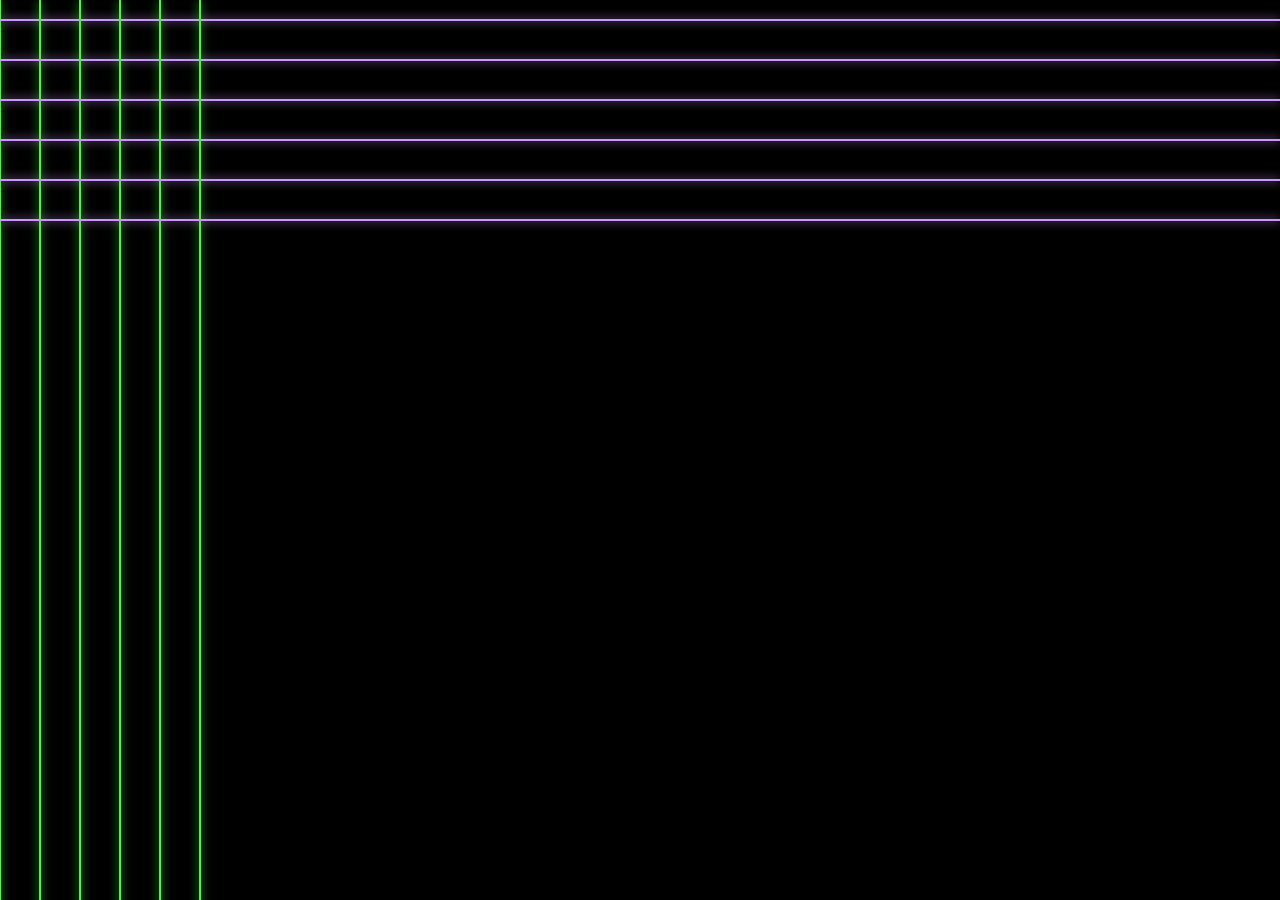
<file: demo.html>
<html>
  <head>
    <meta name="viewport" content="width=device-width,height=device-height,initial-scale=1.0"/>
    <style>
      @font-face {
        font-family: 'DOS';
        src: url('/ttf/dos.FON');
      }
    </style>
  </head>
  <body  style="height:100%;margin:0;padding:0" onresize="clear()">
    <canvas id="video">
    </canvas>
  </body>
  <script>
    var canvas = document.getElementById("video");
    var ctx = canvas.getContext("2d");
    canvas.width = canvas.parentElement.offsetWidth;
    canvas.height = canvas.parentElement.offsetHeight;
    var sizeWidth = ctx.canvas.clientWidth;
    var sizeHeight = ctx.canvas.clientHeight;
    var scaleWidth = sizeWidth/100;
    var scaleHeight = sizeHeight/100;
    centerX = sizeWidth/2;
    centerY = sizeHeight/2;
    var LINE_X = 0;
    var LINE_Y = 0;
    var ARC_SIZE = 0;
    function clear(){
      ctx.beginPath();
      ctx.rect(0, 0, sizeWidth,sizeHeight);
      ctx.fillStyle = "black";
      ctx.fill();
      LINE_X = 0;
      LINE_Y = 0;
      NAME_TIMES = 0;
    }

    function line(){
      ctx.beginPath()
      ctx.moveTo(LINE_X,0);
      ctx.lineTo(LINE_X,sizeWidth);
      ctx.strokeStyle = '#49fb35';
      ctx.lineWidth = 2;
      ctx.shadowBlur=10;
      ctx.shadowColor='#49fb35';
      ctx.stroke();
      LINE_X = LINE_X + 20;
    }
    function lineY(){
      ctx.beginPath()
      ctx.moveTo(0,LINE_X);
      ctx.lineTo(sizeWidth,LINE_X);
      ctx.strokeStyle = '#cc96ff';
      ctx.lineWidth = 2;
      ctx.shadowBlur=10;
      ctx.shadowColor='#cc96ff';
      ctx.stroke();
      LINE_X = LINE_X + 20;
    }
    clear();
    var NAME_TIMES = 0;
    function name(){
      ctx.font = "100px Arial";
      ctx.strokeStyle = 'white';
      ctx.shadowBlur=10;
      ctx.strokeStyle = 'red';
      ctx.shadowColor='red';
      ctx.strokeText("MIRANDA",sizeWidth/2 - 250,sizeHeight/2 );
      NAME_TIMES += 1;
    }
    function arc(){
      ctx.beginPath();
      ctx.arc(centerX,centerY,ARC_SIZE,0,2*Math.PI)
      ctx.strokeStyle = 'red';
      ctx.lineWidth   = 0.1;
      ctx.shadowColor='#F7C14D';
      ctx.shadowBlur=10;
      ctx.stroke();
      ARC_SIZE = ARC_SIZE + 20;

    }
    setInterval(function() {

        line();
        lineY();
      if(LINE_X > sizeWidth){
        name();
      }
      if(NAME_TIMES > 30){
        clear();
      }
    }, 100);

  </script>
</html>
</file>
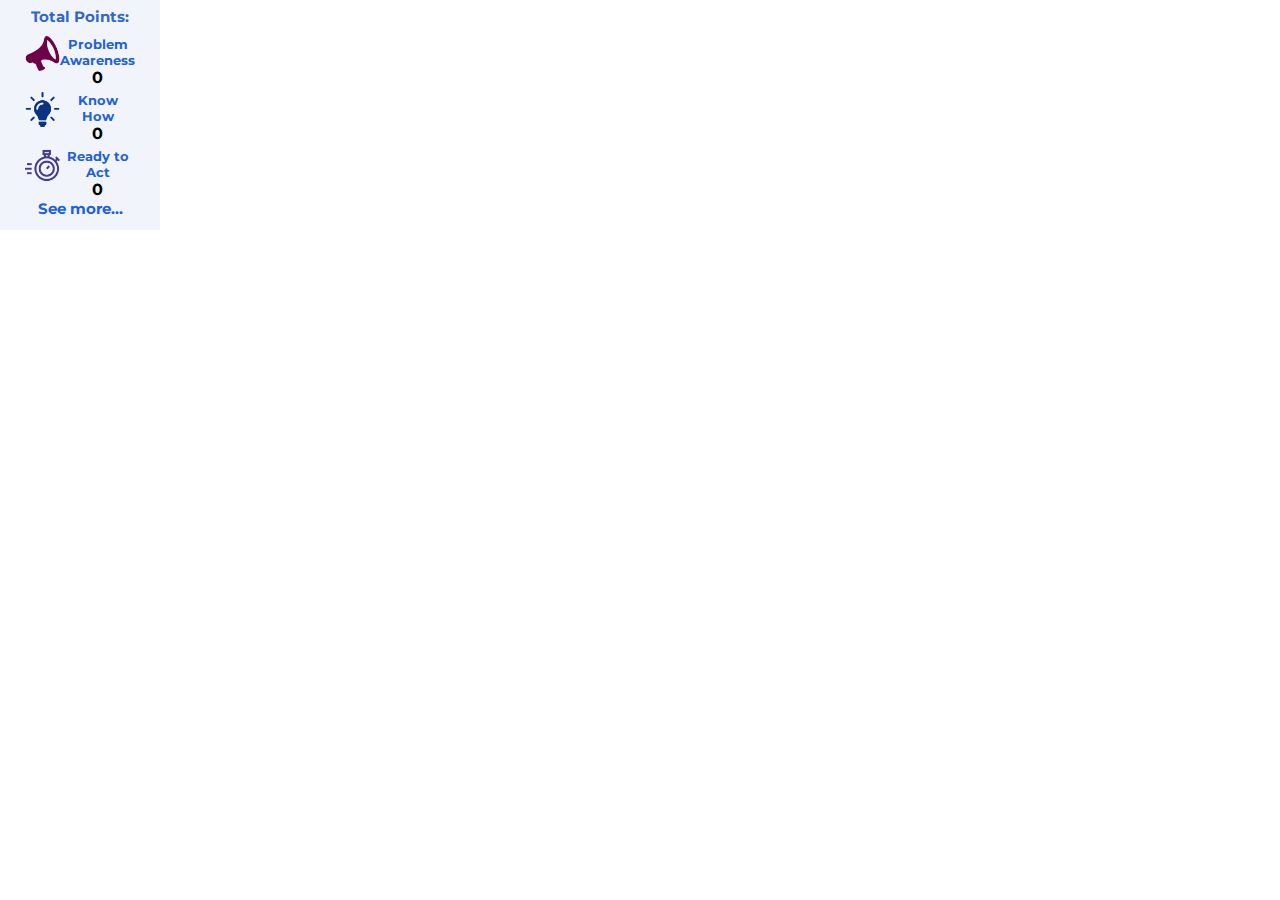
<file: pointsWidget.html>
<!DOCTYPE html>
<html style="overflow:hidden;">
  <head>
    <meta charset="UTF-8">
    <link rel="stylesheet" type="text/css" href="css/pointsWidget.css">
    <link href="https://fonts.googleapis.com/css?family=Montserrat" rel="stylesheet">
    <link href="https://fonts.googleapis.com/css?family=Fredoka+One" rel="stylesheet">
    <script type="text/javascript" src="https://hanau.baseform.com/redesign_js/client.js"></script> <!-- need to include this script to talk with the api -->
  </head>
  <body style="margin: 0;">
    <div id="wrapper">
      <header id="title">Total Points: <span id="points"></span></header>
      <div class="wrow">
        <img src="img/circ_talk.png" height="35" width="35" class="wimage ">
        <div class="titleWrapper">
          <div class="wtitle" id="wtitle_1"> Problem Awareness</div>
          <div class="wscore" id="s1">0</div>
        </div>
      </div>
      <div class="wrow">
        <img src="img/circ_idea.png" height="35" width="35" class="wimage ">
        <div class="titleWrapper">
          <div class="wtitle" id="wtitle_2"> Know <br>How</div>
          <div class="wscore" id="s2">0</div>
        </div>
      </div>
      <div class="wrow">
        <img src="img/circ_stopwatch.png" height="35" width="35" class="wimage ">
        <div class="titleWrapper">
          <div class="wtitle" id="wtitle_3"> Ready to <br>Act</div>
          <div class="wscore" id="s3">0</div>
        </div>
      </div>
      <div class="">
        <div class="see_more">See more...</div>
      </div>
            <!-- <div class="wbutton">
        View More
      </div> -->
    </div>
  </body>
  <script>
  _loc = {
    "es":{
      "title":"Puntos totales:",
      "wtitle_1": "Conciencia del <br>problema",
      "wtitle_2": "Saber <br>como",
      "wtitle_3": "Listo para actuar",
      "see_more": "Ver mas...",

    },
    "cat":{
      "title":"Punts totals:",
      "wtitle_1": "Conscienciació <br>del problema",
      "wtitle_2": "Coneixements",
      "wtitle_3": "Preparat",
      "see_more": "Veure més...",

    },
    "he":{
      "title":"כלל הנקודות:",
      "wtitle_1": "בעיה<br>מודעות",
      "wtitle_2": "בקיאות בנושא",
      "wtitle_3":"ראה עוד...",
    },
    "ar":{
      "title":"مجمل النقاط:",
      "wtitle_1": "مشكلة الوعي",
      "wtitle_2": "المعرفة في الموضوع",
      "wtitle_3":"جاهزية للعمل في المجال",
      "see_more": "شاهد المزيد...",

    }
  }
  function setLan(){
    u    = new URL(window.location);
    _lan = u.searchParams.get("lan");
    for (k in _loc[_lan]){
      document.getElementById(k).innerHTML = _loc[_lan][k];
    }
    if(_lan == "ar" || _lan == "he"){
      document.getElementById("wrapper").setAttribute( "dir","rtl");

    }
  }
  setLan();
  window.onload = function()
   {
     window.apiClient = new PowerApiClient(function(a){
       window.apiData = a;
       _p1 = apiClient.getUser().obj.gamification.personal["problem.awareness"];
       _p1 += apiClient.getUser().obj.gamification.political["problem.awareness"];
       _p1 += apiClient.getUser().obj.gamification.social["problem.awareness"];

       // ---------------------------------------------------------------------//
       _p2 = apiClient.getUser().obj.gamification.personal["practical.knowledge"];
       _p2 += apiClient.getUser().obj.gamification.political["practical.knowledge"];
       _p2 += apiClient.getUser().obj.gamification.social["practical.knowledge"];

       _p3 = apiClient.getUser().obj.gamification.personal["ready.for.action"];
       _p3 += apiClient.getUser().obj.gamification.political["ready.for.action"];
       _p3 += apiClient.getUser().obj.gamification.social["ready.for.action"];
       document.getElementById("s1").innerHTML = _p1;
       document.getElementById("s2").innerHTML = _p2;
       document.getElementById("s3").innerHTML = _p3;
       _totalProgress = _p1 + _p2 + _p3;
       document.getElementById("points").innerHTML = _totalProgress;
     });
     apiClient.setObjectChangedCallback(function(){
       _p1 = apiClient.getUser().obj.gamification.personal["problem.awareness"];
       _p1 += apiClient.getUser().obj.gamification.political["problem.awareness"];
       _p1 += apiClient.getUser().obj.gamification.social["problem.awareness"];

       // ---------------------------------------------------------------------//
       _p2 = apiClient.getUser().obj.gamification.personal["practical.knowledge"];
       _p2 += apiClient.getUser().obj.gamification.political["practical.knowledge"];
       _p2 += apiClient.getUser().obj.gamification.social["practical.knowledge"];

       _p3 = apiClient.getUser().obj.gamification.personal["ready.for.action"];
       _p3 += apiClient.getUser().obj.gamification.political["ready.for.action"];
       _p3 += apiClient.getUser().obj.gamification.social["ready.for.action"];
       document.getElementById("s1").innerHTML = _p1;
       document.getElementById("s2").innerHTML = _p2;
       document.getElementById("s3").innerHTML = _p3;
       _totalProgress = _p1 + _p2 + _p3;
       document.getElementById("points").innerHTML = _totalProgress;
    });

   }

  </script>
</html>
</file>
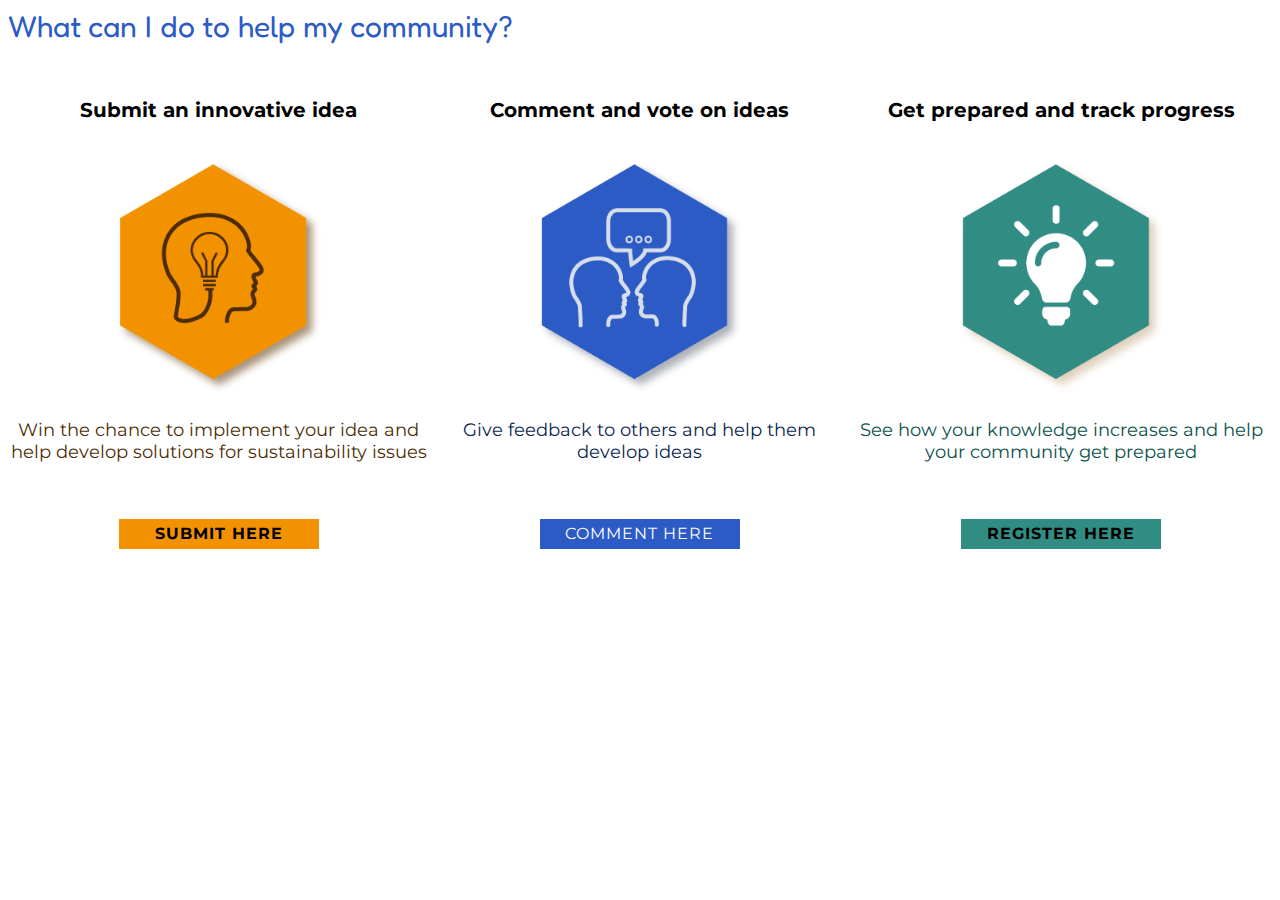
<file: teaser.html>
<!DOCTYPE html>
<html style="">

  <head>
    <meta charset="UTF-8">
    <link rel="stylesheet" type="text/css" href="css/teaser.css">
    <link href="https://fonts.googleapis.com/css?family=Montserrat" rel="stylesheet">
    <link href="https://fonts.googleapis.com/css?family=Fredoka+One" rel="stylesheet">
    <base target="_parent">
  </head>
  <body>
      <header class="lan_title">What can I do to help my community?</header>
      <div class="teaser_container">
        <div class="teaser_column">
          <div class="teaser_subtitle title_1">
            Submit an innovative idea
          </div>
          <div class="teaser_image_holder">
            <img src="img/teaser1.png" class="teaser_column_image">
          </div>
          <div class="teaser_text ">
            <p class="description_1">Win the chance to implement your idea and help develop solutions for sustainability issues</p>
          </div>
          <a href="" class="teaser_button_link"  id="link1">
            <div class="teaser_button tbyellow botton_1">
              SUBMIT HERE
            </div>
          </a>
        </div>
        <div class="teaser_column">
          <div class="teaser_subtitle title_2">
            Comment and vote on ideas
          </div>
          <div class="teaser_image_holder">
            <img src="img/teaser2.png" class="teaser_column_image">
          </div>
          <div class="teaser_text tt2">
            <p class="description_2">Give feedback to others and help them develop ideas</p>
          </div>
          <a href="" class="teaser_button_link" id="link2">
            <div class="teaser_button tbblue botton_2">
              COMMENT HERE
            </div>
          </a>


        </div>
        <div class="teaser_column">
          <div class="teaser_subtitle title_3">
            Get prepared and track progress
          </div>
          <div class="teaser_image_holder">
            <img src="img/teaser3.png" class="teaser_column_image">
          </div>
          <div class="teaser_text tt3">
            <p class="description_3">See how your knowledge increases and help your community get prepared</p>
          </div>
          <a href="" class="teaser_button_link" id="link3">
            <div class="teaser_button tbgreen botton_3">
              REGISTER HERE
            </div>
          </a>


        </div>
    </div>
    <script>
    var CURRENT_LAN = "en";
    var CURRENT_CITY = "CI";
      _loc = {
        "EN":{
          "title_1":"Submit an innovative idea",
          "title_2":"Comment and vote on ideas",
          "title_3":"Get prepared and track progress",
          "description_1":"Win the chance to implement your idea and help develop solutions for sustainability issues",
          "description_2":"Give feedback to others and help them develop ideas",
          "description_3":"See how your knowledge increases and help your community get prepared",
          "botton_1":"SUBMIT HERE",
          "botton_2":"COMMENT HERE",
          "botton_3":"REGISTER HERE",
          "CI":{
            "lan_title":"What can I do to help my community?"
          },
          "LE":{
            "lan_title":"What can I do to help the Leicester community?"
          },
          "MI":{
            "lan_title":"What can I do to help the Milton Keynes community?"
          },
          "SA":{
            "lan_title":"What can I do to help the Sabadell community?"

          },
          "JE":{
            "lan_title":"What can I do to help the Jerusalem community?"
          }
        },
        "ES":{
          "title_1":"Envía una idea innovadora",
          "title_2":"Comenta y vota en las ideas",
          "title_3":"Prepárate y rastrea tu progreso",
          "description_1":"Gana la oportunidad de implementar tu idea y ayuda a desarrollar soluciones a los problemas de sustentabilidad",
          "description_2":"Da realimentación a otros y ayúdales a desarrollar ideas",
          "description_3":"Mira como tu conocimiento incrementa y ayuda a la comunidad a prepararse",
          "botton_1":"ENVÍA AQUÍ",
          "botton_2":"COMENTA AQUÍ",
          "botton_3":"REGISTRA AQUÍ",
          "CI":{
            "lan_title":"¿Qué puedo hacer para ayudar a mi comunidad?"
          },
          "LE":{
            "lan_title":"¿Qué puedo hacer para ayudar a la comunidad de Leicester?"
          },
          "MI":{
            "lan_title":"¿Qué puedo hacer para ayudar a la comunidad de Milton Keynes?"
          },
          "SA":{
            "lan_title":"¿Qué puedo hacer para ayudar a la comunidad de Sabadell?"

          },
          "JE":{
            "lan_title":"¿Qué puedo hacer para ayudaar a la comunidad de Jerusalem?"
          }
        },
        "CA":{
          "title_1":"Envia una idea innovadora",
          "title_2":"Comenta y vota en las ideas",
          "title_3":"Comenta i vota en les idees",
          "description_1":"Guanya l'oportunitat d'implementar la teva idea i ajuda a desenvolupar solucions als problemes de sostenibilitat",
          "description_2":"Dóna realimentació als altres i ajuda'ls a desenvolupar idees",
          "description_3":"Mira com el teu coneixement s'incrementa i ajuda a la comunitat a preparar",
          "botton_1":"ENVIA AQUÍ",
          "botton_2":"COMENTA AQUÍ",
          "botton_3":"REGISTRA AQUÍ",
          "CI":{
            "lan_title":"Què puc fer per ajudar el meu comunitat?"
          },
          "LE":{
            "lan_title":"Què puc fer per ajudar a la comunitat de Leicester?"
          },
          "MI":{
            "lan_title":"Què puc fer per ajudar a la comunitat de Milton Keynes?"
          },
          "SA":{
            "lan_title":"Què puc fer per ajudar a la comunitat de Sabadell?"

          },
          "JE":{
            "lan_title":"Què puc fer per ajudar a la comunitat de Jerusalem?"
          }
        },
        "HE":{
          "title_1":"הצע רעיון חדשני",
          "title_2":"חווה דעתך והצבע בעד רעיונות",
          "title_3":"הכן את עצמך ועקוב אחר התקדמותך",
          "description_1":"זכה בהזדמנות ליישם את הרעיון שלך, וסייע בפיתוח פתרונות לנושאים ברי קימה",
          "description_2":"תן משוב לאחרים וסייע להם בפיתוח רעיונות",
          "description_3":"ראה כיצד הידע שלך גובר, וסייע לקהילתך להכין את עצמה",
          "botton_1":"הגש כאן",
          "botton_2":"שתף הערותיך כאן",
          "botton_3":"הרשם כאן",
          "CI":{
            "lan_title":"What can I do to help my community?"
          },
          "LE":{
            "lan_title":"What can I do to help the Leicester community?"
          },
          "MI":{
            "lan_title":"What can I do to help the Milton Keynes community?"
          },
          "SA":{
            "lan_title":"What can I do to help the Sabadell community?"

          },
          "JE":{
            "lan_title":"כיצד אוכל לסייע לקהילה בירושלים?"
          }
        },
        "AR":{
          "title_1":"تقديم فكرة مبتكرة",
          "title_2":"التعليق والتصويت على الأفكار",
          "title_3":"احصل على استعداد وتتبع التقدم",
          "description_1":"كسب فرصة لتنفيذ فكرتك والمساعدة في تطوير حلول لقضايا الاستدامة",
          "description_2":"تقديم ملاحظات للآخرين ومساعدتهم على تطوير الأفكار",
          "description_3":"انظر كيف تزيد معرفتك وتساعد مجتمعك على الاستعداد",
          "botton_1":"أرسل هنا",
          "botton_2":"التعليق هنا",
          "botton_3":"سجل هنا",
          "CI":{
            "lan_title":"ماذا يمكنني أن أفعل لمساعدة مجتمعي؟"
          },
          "LE":{
            "lan_title":"ماذا يمكنني أن أفعل لمساعدة مجتمع ليستر؟"
          },
          "MI":{
            "lan_title":"What can I do to help the Milton Keynes community?"
          },
          "SA":{
            "lan_title":"ما الذي يمكنني القيام به لمساعدة مجتمع ميلتون كينز؟"

          },
          "JE":{
            "lan_title":"ماذا يمكنني أن أفعل لمساعدة مجتمع القدس؟"
          }
        },
      }
      u    = new URL(window.location);
      _lan = u.searchParams.get("lan");
      _city = u.searchParams.get("city");
      if(_city != null){
        CURRENT_CITY = _city;
      }
      function updateLinks(){
//         Leicester: https://leicester.power-h2020.eu/?location=challenge&loadP=1160
//
// MK: https://milton-keynes.power-h2020.eu/?location=challenge&loadP=1200
//
// Sabadell: https://sabadell.power-h2020.eu/?location=challenge&loadP=1220
//
// Jerusalem: https://jerusalem.power-h2020.eu/?location=challenge&loadP=1240
        _link1 = "https://{city}.power-h2020.eu/?location=challenge&loadP=1160";
        _link3 = "https://{city}.power-h2020.eu/?location=home&login_pub";
        switch (CURRENT_CITY) {
          case "CI":
            _link1 = _link1.replace("{city}","city")
            _link3 = _link3.replace("{city}","city")
            break;
          case "LE":
            _link1 =  "https://leicester.power-h2020.eu/?location=challenge&loadP=1160"
            _link3 = _link3.replace("{city}","leicester")
            break;
          case "MI":
            _link1 = "https://milton-keynes.power-h2020.eu/?location=challenge&loadP=1200"
            _link3 = _link3.replace("{city}","milton-keynes")
            break;
          case "SA":
            _link1 = "https://sabadell.power-h2020.eu/?location=challenge&loadP=1220"
            _link3 = _link3.replace("{city}","sabadell")
            break;
          case "JE":
            _link1 = "https://jerusalem.power-h2020.eu/?location=challenge&loadP=1240"
            _link3 = _link3.replace("{city}","jerusalem")
            break;
          default:

        }
        _l1 = document.getElementById("link1")
        _l1.setAttribute("href",_link1)
        _l2 = document.getElementById("link2")
        _l2.setAttribute("href",_link1)
        _l3 = document.getElementById("link3")
        _l3.setAttribute("href",_link3)
      }
      function updateCity(){
        if(_lan != null){
          CURRENT_LAN = _lan;
        }

        for (k in _loc[CURRENT_LAN][CURRENT_CITY]){
            lan_classes = document.getElementsByClassName(k);
            for (var i = 0; i < lan_classes.length; i++) {
              lan_classes[i].innerHTML = _loc[CURRENT_LAN][CURRENT_CITY][k];
            }

        }
      }
      function updateLan(){
        if(_lan != null){
          CURRENT_LAN = _lan;
        }
        for (k in _loc[CURRENT_LAN]){
            lan_classes = document.getElementsByClassName(k);
            for (var i = 0; i < lan_classes.length; i++) {
              lan_classes[i].innerHTML = _loc[CURRENT_LAN][k];
            }

        }
      }
      updateCity();
      updateLan();
      updateLinks();
    </script>

  </body>
</html>
</file>
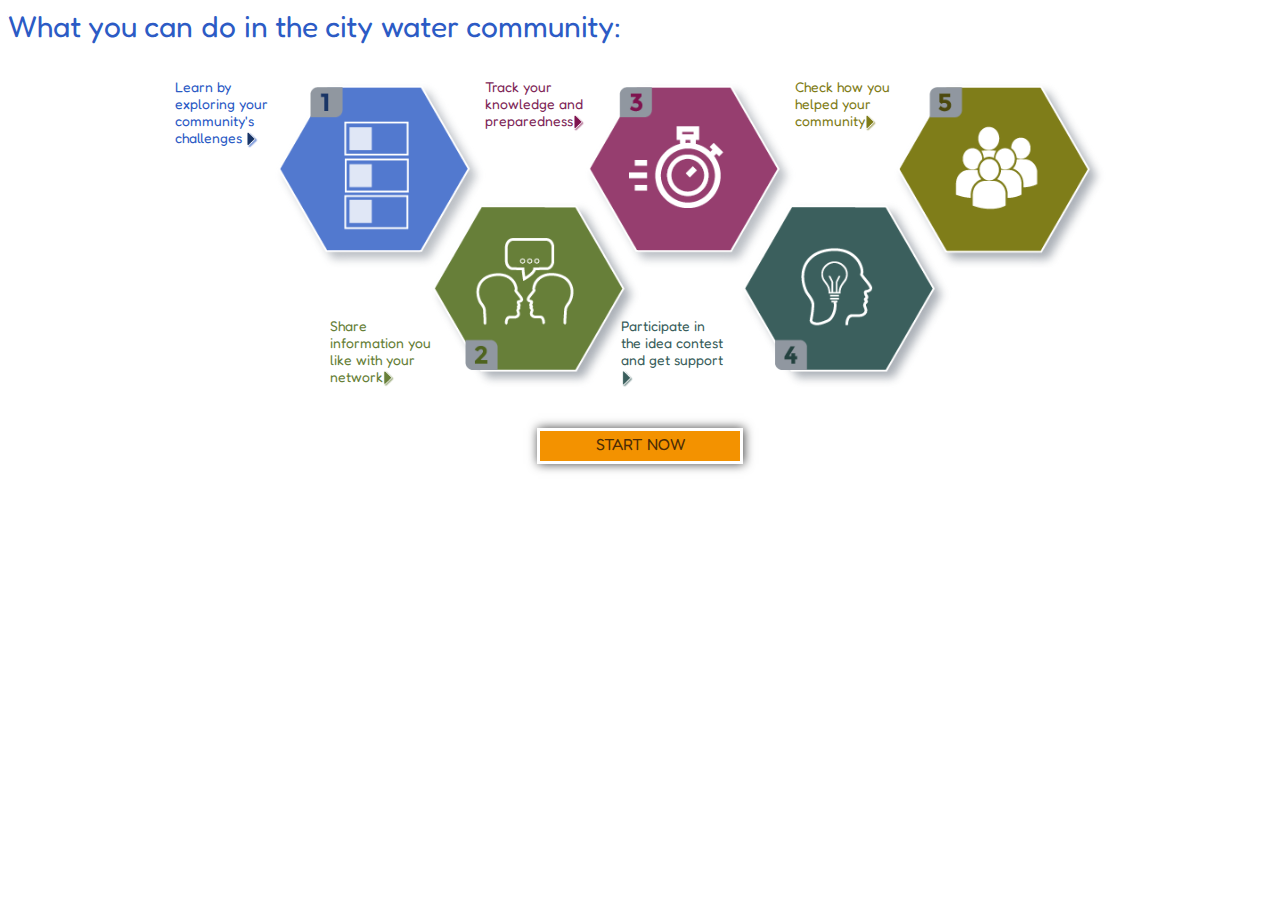
<file: teaser2.html>
<!DOCTYPE html>
<html style="">

  <head>
    <meta charset="UTF-8">
    <link rel="stylesheet" type="text/css" href="css/teaser2.css">
    <link href="https://fonts.googleapis.com/css?family=Montserrat" rel="stylesheet">
    <link href="https://fonts.googleapis.com/css?family=Fredoka+One" rel="stylesheet">
    <base target="_parent">
  </head>
  <body onresize="resize()">
      <header class="lan_title" id="header">What you can do in the city water community:</header>
      <div class="teaser_container_mobile">
        <a class="hexaRow link1">
          <div class="hexagonLabelMobile lightBlue">Learn by exploring your community's challenges <img src="img/teaser/arrow1.png" height="18" class="arrow"></img></div>
          <div class="hexagon1">
          </div>
        </a>
        <a class="hexaRow link2">
          <div class="hexagonLabelMobile oliveGreen" >Share information you like with your network<img src="img/teaser/arrow2.png" height="18" class="arrow"></img></div>
          <div class="hexagon2" >
          </div>
        </a>
        <a class="hexaRow link3">
          <div class="hexagonLabelMobile eggPlant">Track your knowledge and preparedness<img src="img/teaser/arrow3.png" height="18" class="arrow"></img></div>

          <div class="hexagon3" >
          </div>
        </a>
        <a class="hexaRow link4">
          <div class="hexagonLabelMobile pigeonBlue" >Participate in the idea contest and get support<img src="img/teaser/arrow4.png" height="18" class="arrow"></img></div>
          <div class="hexagon4" >
          </div>
        </a>
        <a class="hexaRow link3">
          <div class="hexagonLabelMobile lightOliveGreen">Check how you helped your community<img src="img/teaser/arrow5.png" height="18" class="arrow"></img></div>
          <div class="hexagon5" >
          </div>
        </a>
      </div>

      <div class="teaser_container">
        <div class="teaser_content" style="display: flex;justify-content: center;width: 100%;margin-left: 100px;">
          <a href="" class="link1">
            <div class="hexagon1">
              <div class="hexagonLabel lightBlue"><span class="lan_hex_1"></span> <img src="img/teaser/arrow1.png" height="18" class="arrow"></img></div>
            </div>
          </a>
          <a class="hexagon2 link2" style="margin-top: 120px;margin-left: -65px;" >
            <div class="hexagonLabel oliveGreen" style="margin-top: 119px;" ><span class="lan_hex_2"></span><img src="img/teaser/arrow2.png" height="18" class="arrow"></img></div>
          </a>
          <a href="" class="link3">
            <div class="hexagon3" style="margin-left: -65px;">
              <div class="hexagonLabel eggPlant"><span class="lan_hex_3"></span><img src="img/teaser/arrow3.png" height="18" class="arrow"></img></div>
            </div>
          </a>
          <a class="hexagon4 link1" style="margin-top: 120px;margin-left: -65px;">
            <div class="hexagonLabel pigeonBlue" style="margin-top: 119px;margin-left: -114px;" ><span class="lan_hex_4"></span><img src="img/teaser/arrow4.png" height="18" class="arrow"></img></div>
          </a>
          <a href="" class="link3">
            <div class="hexagon5" style="margin-left: -65px;">
              <div class="hexagonLabel lightOliveGreen"><span class="lan_hex_5"></span><img src="img/teaser/arrow5.png" height="18" class="arrow"></img></div>
            </div>
          </a>
        </div>


      </div>
      <a class="start_now_button link6 lan_button" >START NOW</a>
    <script>
    var CURRENT_LAN = "en";
    var CURRENT_CITY = "CI";
      _loc = {
        "EN":{
          "lan_hex_1":"Learn by exploring your community's challenges",
          "lan_hex_2":"Share information you like with your network",
          "lan_hex_3":"Track your knowledge and preparedness",
          "lan_hex_4":"Participate in the idea contest and get support",
          "lan_hex_5":"Check how you helped your community",
          "lan_button":"START NOW",
          "CI":{
            "lan_title":"What you can do in the city water community:"
          },
          "LE":{
            "lan_title":"What you can do in the Leicester water community:"
          },
          "MI":{
            "lan_title":"What you can do in the Milton Keynes water community:"
          },
          "SA":{
            "lan_title":"What you can do in the Sabadell water community:"

          },
          "JE":{
            "lan_title":"What you can do in the Jerusalem water community:"
          }
        },
        "ES":{
          "lan_hex_1":"Aprende explorando los retos de tu comunidad",
          "lan_hex_2":"Comparte informacion con tu red",
          "lan_hex_3":"Monitorea tu conocimiento y preparación",
          "lan_hex_4":"Participa en el concurso de idea y obten apoyo",
          "lan_hex_5":"Revisa como has ayudado a la comunidad",
          "lan_button":"COMIENZA AHORA",
          "CI":{
            "lan_title":"Lo que puedes hacer en la Comunidad de Ciudad:"
          },
          "LE":{
            "lan_title":"Lo que puedes hacer para ayudar a la comunidad de Leicester:"
          },
          "MI":{
            "lan_title":"Lo que puedes hacer para ayudar a la comunidad de Milton Keynes:"
          },
          "SA":{
            "lan_title":"Lo que puedes hacer para ayudar a la comunidad de Sabadell:"

          },
          "JE":{
            "lan_title":"Lo que puedes hacer para ayudaar a la comunidad de JerusalemÑ"
          }
        },
        "DE":{
          "lan_hex_1":"Erfahren Sie mehr über die Themen Ihrer Gemeinschaft",
          "lan_hex_2":"Teilen Sie Inhalte, die Sie gut finden, mit Ihren Freunden",
          "lan_hex_3":"Überprüfen Sie Ihren Wissensfortschritt und Ihre Handlungsbereitschaft",
          "lan_hex_4":"Nehmen Sie am Ideenwettbewerb teil und erhalten Sie Unterstützung",
          "lan_hex_5":"Überprüfen Sie, wie Sie Ihre Gemeinschaft unterstützen",
          "lan_button":"Jetzt starten",
          "CI":{
            "lan_title":"What you can do in the city water community:"
          },
          "LE":{
            "lan_title":"What you can do in the Leicester water community:"
          },
          "MI":{
            "lan_title":"What you can do in the Milton Keynes water community:"
          },
          "SA":{
            "lan_title":"What you can do in the Sabadell water community:"

          },
          "JE":{
            "lan_title":"What you can do in the Jerusalem water community:"
          },
          "HA":{
            "lan_title":"Was du in der Hanau POWER Community tun können:"
          }
        },

      }
      u    = new URL(window.location);
      _lan = u.searchParams.get("lan");
      _city = u.searchParams.get("city");
      if(_city != null){
        CURRENT_CITY = _city;
      }else {
        CURRENT_CITY = "CI";
      }
      if(_lan != null){
        CURRENT_LAN = _lan;
      }else {
        CURRENT_LAN = "EN";
      }
      function share(link){
        window.open(link);
      }
      function updateLinks(){
//         Leicester: https://leicester.power-h2020.eu/?location=challenge&loadP=1160
//
// MK: https://milton-keynes.power-h2020.eu/?location=challenge&loadP=1200
//
// Sabadell: https://sabadell.power-h2020.eu/?location=challenge&loadP=1220
//
// Jerusalem: https://jerusalem.power-h2020.eu/?location=challenge&loadP=1240
        _link1 = "https://{city}.power-h2020.eu/?location=challenge&loadP=1160";
        _link2 = "javascript:share('https://www.facebook.com/sharer/sharer.php?u=https%3A//{city}.power-h2020.eu/')  ";
        _link4 = "https://city.power-h2020.eu/?location=challenge&loadP=1121"
        _link6 = "https://{city}.power-h2020.eu/?location=home&login_pub";
        _link3 = "https://{city}.power-h2020.eu/?location=home#bottom"
        switch (CURRENT_CITY) {
          case "CI":
            _link1 = "https://city.power-h2020.eu/?location=challenges"
            _link2 = _link2.replace("{city}","city")
            _link3 = _link3.replace("{city}","city")
            _link6 = _link6.replace("{city}","city")
            break;
          case "LE":
            _link1 =  "https://leicester.power-h2020.eu/?location=challenges"
            _link2 = _link2.replace("{city}","leicester")
            _link3 = _link3.replace("{city}","leicester")
            _link6 = _link6.replace("{city}","leicester")
           _link4  =  "https://leicester.power-h2020.eu/?location=challenges"
            break;
          case "MI":
            _link1 = "https://milton-keynes.power-h2020.eu/?location=challenges"
            _link2 = _link2.replace("{city}","milton-keynes")
            _link3 = _link3.replace("{city}","milton-keynes")
            _link6 = _link6.replace("{city}","milton-keynes")
            _link4  =  "https://milton-keynes.power-h2020.eu/?location=challenge&loadP=1200"

            break;
          case "SA":
            _link1 = "https://sabadell.power-h2020.eu/?location=challenges"
            _link2 = _link2.replace("{city}","sabadell")
            _link3 = _link3.replace("{city}","sabadell")
            _link6 = _link6.replace("{city}","sabadell")
            _link4 = "https://sabadell.power-h2020.eu/?location=challenge&loadP=1220"
            break;
          case "JE":
            _link1 = "https://jerusalem.power-h2020.eu/?location=challenges"
            _link2 = _link2.replace("{city}","jerusalem")
            _link3 = _link3.replace("{city}","jerusalem")
            _link6 = _link6.replace("{city}","jerusalem")
            _link4 = "https://jerusalem.power-h2020.eu/?location=challenge&loadP=1240"
            break;
          case "HA":
            _link1 = "https://hanau.baseform.com/?location=challenges";
            _link2 = "javascript:share('https://www.facebook.com/sharer/sharer.php?u=https://hanau.baseform.com/?location=home')";
            _link3 = "https://hanau.baseform.com/?location=area";
            _link6 = "https://hanau.baseform.com/?location=home&login_pub";
            _link4 = "https://hanau.baseform.com/?location=challenge&loadP=3820";
            break;
            default:
        }

          links_classes = document.getElementsByClassName("link1");
          for (var i = 0; i < links_classes.length; i++) {
            links_classes[i].setAttribute("href",_link1)
          }
          links_classes = document.getElementsByClassName("link2");
          for (var i = 0; i < links_classes.length; i++) {
            links_classes[i].setAttribute("href",_link2)
          }
          links_classes = document.getElementsByClassName("link3");
          for (var i = 0; i < links_classes.length; i++) {
            links_classes[i].setAttribute("href",_link3)
          }
          links_classes = document.getElementsByClassName("link4");
          for (var i = 0; i < links_classes.length; i++) {
            links_classes[i].setAttribute("href",_link3)
          }
          links_classes = document.getElementsByClassName("link6");
          for (var i = 0; i < links_classes.length; i++) {
            links_classes[i].setAttribute("href",_link6)
          }

      }
      function updateCity(){
        if(_lan != null){
          CURRENT_LAN = _lan;
        }

        for (k in _loc[CURRENT_LAN][CURRENT_CITY]){
            lan_classes = document.getElementsByClassName(k);
            for (var i = 0; i < lan_classes.length; i++) {
              lan_classes[i].innerHTML = _loc[CURRENT_LAN][CURRENT_CITY][k];
            }

        }
      }
      function updateLan(){
        if(_lan != null){
          CURRENT_LAN = _lan;
        }
        for (k in _loc[CURRENT_LAN]){
            lan_classes = document.getElementsByClassName(k);
            for (var i = 0; i < lan_classes.length; i++) {
              lan_classes[i].innerHTML = _loc[CURRENT_LAN][k];
            }

        }
      }
      updateCity();
      updateLan();
      updateLinks();
      resize();
      var WIDTH = 0;
      function resize(){
        if(WIDTH != window.innerWidth){
          HEIGHT = window.innerHeight;
          WIDTH  = window.innerWidth;
          if(WIDTH < 948){
            document.getElementsByClassName("teaser_container_mobile")[0].style.display = "block";
            document.getElementsByClassName("teaser_container")[0].style.display = "none";
            document.getElementById("header").style.fontSize = "18px";
          }else{
            document.getElementsByClassName("teaser_container_mobile")[0].style.display = "none";
            document.getElementsByClassName("teaser_container")[0].style.display = "flex";
            document.getElementById("header").style.fontSize = "30px";
          }
        }
      }
    </script>

  </body>
</html>
</file>
<file: css/teaser2.css>
header{
  font-family: 'Fredoka One', cursive;
  font-size: 30px;
  color:#2c5bc5;
  height: 70px;
}
a{
   text-decoration: none; /* no underline */
}
.teaser_container{
  display: flex;
  justify-content: center;
}
.teaser_column{
  text-align: center;
  flex:1;
}
.teaser_column_image{
  width: 50%;
}
.teaser_subtitle{
  width: 100%;
  font-size:20px;
  height: 60px;
  color:black;
  font-family: 'Montserrat', sans-serif;
  font-weight: bold;
  margin-top: 20px;
}
.teaser_text{
  color:#4c2c06;
  font-size:18px;
  font-family: 'Montserrat', sans-serif;

}
.tt2{
  color:#0c244f;
}
.tt3{
  color:#0a5149;
}
.teaser_button_link{
  text-decoration: none;
  color: inherit;
}
.teaser_button{
  width: 200px;
  text-align: center;
  text-transform: uppercase;
  height: 30px;
  margin-left: auto;
  margin-right: auto;
  font-family: 'Montserrat', sans-serif;
  font-size:16px;
  line-height: 30px;
  letter-spacing: 1px;

}
.teaser_button{
  cursor: pointer;
}
.tbyellow{
  background-color: #f39200;
  font-weight: bold;

}
.tbyellow:hover{
  background-color: #ffb23e;
}
.tbblue{
  background-color: #2c5bc5;
  color:white;
}
.tbblue:hover{
  background-color: #3974f8;
}
.tbgreen{
  background-color: #318c84;
  color:black;
  font-weight: bold;
}
.tbgreen:hover{
  background-color: #41aea4;
}
.teaser_text{
  height: 100px;
}
/*  */

.hexagon1 {
  background-image: url('../img/teaser/teaser1.png');
  height: 190px;
  width: 220px;
  background-repeat: no-repeat;
  background-size: 100% auto;
}
.hexagon2 {
  background-image: url('../img/teaser/teaser2.png');
  height: 190px;
  width: 220px;
  background-repeat: no-repeat;
  background-size: 100% auto;
}
.hexagon3 {
  background-image: url('../img/teaser/teaser3.png');
  height: 190px;
  width: 220px;
  background-repeat: no-repeat;
  background-size: 100% auto;
}
.hexagon4 {
  background-image: url('../img/teaser/teaser4.png');
  height: 190px;
  width: 220px;
  background-repeat: no-repeat;
  background-size: 100% auto;
}
.hexagon5 {
  background-image: url('../img/teaser/teaser5.png');
  height: 190px;
  width: 220px;
  background-repeat: no-repeat;
  background-size: 100% auto;
}
.hexagonLabel{
  margin-left: -95px;
  width: 148px;
  text-align: left;
  color: blue;
  font-family: 'Fredoka One';
  color: #2c5bc5;
  font-size: 14px;
  hyphens: auto;
  width: 107px;
  word-wrap: anywhere;
}
.hexaRow{
  display: flex;
  justify-content: center;
}
.hexagonLabelMobile{
  width: 148px;
  text-align: left;
  color: blue;
  font-family: 'Fredoka One';
  color: #2c5bc5;
  font-size: 14px;
}

.oliveGreen{
  color:#677f39;
}
.eggPlant{
  color: #802859;
}
.pigeonBlue{
  color: #3b5f5d;
}
.lightOliveGreen{
  color: #7f7d19;
}
.lightBlue{
  color:#2c5bc5;
}
.start_now_button{
  background-color: #f39200;
  color: #4c2c06;
  width: 200px;
  height: 30px;
  text-transform: capitalize;
  font-family: 'Fredoka One';
  line-height: 27px;
  display: flex;
  justify-content: center;
  cursor: pointer;
  margin-left: auto;
  margin-right: auto;
  margin-top:40px;
  text-decoration: none;
  -webkit-box-shadow: 1px 0px 10px 0px rgba(0,0,0,0.75);
  -moz-box-shadow: 1px 0px 10px 0px rgba(0,0,0,0.75);
  box-shadow: 1px 0px 10px 0px rgba(0,0,0,0.75);
  border: 3px white solid;
}
.start_now_button:hover{
  background-color: #f8a72e;
}
.arrow{
  vertical-align: middle;
}
</file>
<file: css/banner.css>
#banner_title{
  font-size: 50px;
  color: white;
  font-family: 'Fredoka One', cursive;
  margin-top: 40px;
}
ul{
  font-size: 25px;
  color:white;
  font-family: Montserrat;
}
body{
  background-image: url('../img/banner/b2.png');
  background-repeat: no-repeat;
  background-position-x: right;
  background-position-y: 150px;
  /* background-color: rebeccapurple; */
  overflow: hidden;
}
.join_now_button{
  background-color: #f39200;
  color: #4c2c06;
  min-width: 200px;
  height: 30px;
  text-transform: capitalize;
  font-family: Montserrat;
  line-height: 27px;
  display: flex;
  justify-content: center;
  cursor: pointer;
  text-decoration: none;
  -webkit-box-shadow: 1px 0px 10px 0px rgba(0,0,0,0.75);
  -moz-box-shadow: 1px 0px 10px 0px rgba(0,0,0,0.75);
  box-shadow: 1px 0px 10px 0px rgba(0,0,0,0.75);
  border: 3px white solid;
  letter-spacing: 1px;
  font-weight: bolder;
  padding-left: 5px;
  padding-right: 5px;
}
.join_now_button:hover {
    background-color: #f8a72e;
}
#banner_title{
  max-width: 700px;
}
#banner_content{
  max-width: 700px;
}
</file>
<file: css/powerwidgets.css>
/*POWER Widgets css
  @author: Darien Miranda <d.miranda@eipcm.org>
  Copyright 2018 - EIPCM
  */
html,body{
  margin:0;
  padding:0;
}
.indicators{
  width: 100%;
  margin-left: auto;
  margin-right: auto;
}
.indicator{
  width: 100%;
  display: block;
  height: auto;
}
.indicatora{

}
.indicatorb{
}
.indicatorc{
}
.indicatord{
  height: 500px;
}
.powerContent{
  width: 80%;
  margin-left: auto;
  margin-right: auto;
}
.powerTitle{
  font-family: 'Fredoka One', cursive;
  height: 40px;
  line-height: 20px;
  padding-top: 10px;
  color:#0545a4;
  font-size: 24px;

}
/*--------------POWER BAR STARTS----------------------------------------------*/
.powerBarWrapper{
  height: 70px;
  flex:1;
  display: inline-block;
}
.powerBartitle{
  font-weight: bold;
  color: #0545a4;
  font-size: large;
  line-height: 22px;
  margin-right: 30px;
  text-align: right;
  font-family: 'Montserrat', sans-serif;
  flex: 1;
  padding-top: 28px;


}
.powerBarCommunityScore{
  font-weight: bold;
  color: #0545a4;
  font-size: large;
  line-height: 22px;
  font-family: 'Montserrat', sans-serif;
  flex: 1;
  padding-top: 28px;

}
.pi_points{
  display: flex;
}
.pi_separator{
  flex: 1;
  text-align: right;
  padding-right: 10px;
}
.pi_points_amount{
  flex: .6;
}
.powerBartitle_rtl{
  flex: .2;

}
.powerBar{
  height: 47px;
  border-width: 2px;
  border-style: solid;
  border-top-right-radius: 13px;
  border-bottom-right-radius: 13px;
}
.powerBar_rtl{
  height: 47px;
  border-width: 2px;
  border-style: solid;
  border-top-right-radius: 0px;
  border-bottom-right-radius: 0px;
  border-top-left-radius: 13px;
  border-bottom-left-radius: 13px;
  margin-right: -2px;
}
.iconWrapper{
  height: 65px;
  width: 65px;
  float:left;
  border-radius: 15px;
}
.icon{
  display: block;
  margin-left: auto;
  margin-right: auto;
  margin-top: 9px;
  width: 45px;
  height: 45px;
}
.iconWrapper.political{
  background-color: #ffcccc;
  border: 2px solid #f90606;
}
.iconWrapper.social{
  background-color: #cce5cc;
  border: 2px solid #1aba1a;

}
.iconWrapper.individual{
  background-color: #cce5ff;
  border: 2px solid #168af2;

}
.powerBarLevelsWrapper{
  margin-top: 7px;
  height: 15px;
  margin-left: 17px;
}
.iconsmall{
  height: 15px;
  width: 15px;
  margin-left: 2px;
  display: none;
}
.fill{
  width: 50%;
  height: 100%;
  transition: 2s;
}
.pwrapper{
  width: calc(100% - 79px);
  float:left;
  margin-top:9px;
  margin-left:-2px;
}
.powerBar{
  overflow: hidden;
}
.powerScaleWrapper{
  display: flex;
  flex-direction: row;
  flex-wrap: nowrap;
  justify-content: space-around;
  height:.1px;
}
.powerScale{
  height: 10px;margin-top:37px;width: 2px;
}
.powerScale.political{
  background-color: #f90606;
}
.powerScale.social{
  background-color: #1aba1a;
}
.powerScale.individual{
  background-color: #168af2;
}

.powerBar.political{
  border-color: #f90606;
}
.powerBar.social{
  border-color: #1aba1a;
}
.powerBar.individual{
  border-color: #168af2;
}
.fill.political{
  background-color: #ffcccc;
}
.fill.social{
  background-color: #cce5cc;
}
.fill.individual{
  background-color: #cce5ff;
}
.powerRow{
  display: flex;
  width: 90%;
  margin-left: auto;
  margin-right: auto;
}
.powerRowTitle{
  font-size: 18px;
  font-family: 'Montserrat', sans-serif;
  margin-top:auto;
  font-weight: bold;
  margin-bottom:3px;
}
.powerRowPoints{
  display: flex;
  width: 100%;
  justify-content: space-around;
  color: black;
  font-size: 15px;
  font-family: 'Montserrat', sans-serif;
  font-weight: bold;
}
.points_flex_bar{
  display: flex;
  height: 65px;
  justify-content: space-between;
  width: 89%;
  margin-left: auto;
  margin-right: auto;
}
.points_bar_wrapper{
  display: flex;
  margin-top: auto;
}
.points_left_bar{
  color: white;
  font-family: 'Montserrat', sans-serif;
  padding: 2px;
  border-radius: 5px;
  text-align: center;
  font-size: 18px;
  font-weight: bold;
  min-width: 59px;
  max-width: 100px;
  margin-left: auto;
  margin-right: auto;
  min-width: 90px;
}
.points_separator_bar{
  font-size: 18px;
  text-align: center;
  font-family: 'Montserrat', sans-serif;
  font-weight: bold;
  width: 30px;
}
.points_right_bar{
  text-align: center;
  font-size: 18px;
  font-family: 'Montserrat', sans-serif;
  font-weight: bold;
  height: 26px;
}
.community_label_barp{
  text-align: center;
  font-size: 15px;
  font-family: 'Montserrat', sans-serif;
  font-weight: bold;
  justify-content: center;
  flex-direction: column;
  text-align: center;
  margin-top: 6px;
}
/*--------------POWER BAR ENDS------------------------------------------------*/
/*--------------POWER WARDENLEVEL STARTS-------------------------------------------*/
.warden{
  height: 120px;
  width: 100%;
  display: flex;
  flex-direction: row;
  flex-wrap: nowrap;
  justify-content: space-between;

}
.wardenContent{
  float:left;width:50%
}
.badge{
  height: 68px;
  width: 68px;
  border-radius: 10px;
  border: 2px solid  #0a5149;
}
#warden_bar_0{
  background-color: white;
  flex: .2;
  height: 50px;
  border-top: 2px solid #0a5149;
  border-bottom: 2px solid #0a5149;
  overflow: hidden;
  margin-top: 10px;
  border-left: 2px solid #0a5149;
  border-bottom-left-radius: 20px;
  border-top-left-radius: 20px;
}
.warden_bar_0_rtl{
  background-color: white;
  flex: .2;
  height: 50px;
  border-top: 2px solid #0a5149;
  border-bottom: 2px solid #0a5149;
  overflow: hidden;
  margin-top: 10px;
  border-left: 2px solid #0a5149;
  border-bottom-left-radius: 0px !important;
  border-top-left-radius: 0px !important;
  border-bottom-right-radius: 20px;
  border-top-right-radius: 20px;
}
#warden_bar_1{
  background-color: white;
  flex:1;
  height: 50px;
  border-top: 2px solid #0a5149;
  border-bottom: 2px solid #0a5149;
  overflow: hidden;
  margin-top: 10px;
}
#warden_bar_2{
  background-color: white;
  flex:1;
  height: 50px;
  border-top: 2px solid #0a5149;
  border-bottom: 2px solid #0a5149;
  overflow: hidden;
  margin-top: 10px;
}
@supports (-webkit-overflow-scrolling: touch) {
  .powerMessage{
    font-size: 1em !important;
  }
  .powerTitle{
    font-size: .8em !important;

  }
  .wardenContent{
    width: 100%;
    float:none;
  }
  .badge{
    height: 30px;
    width: 30px;
    border-radius: 10px;
    border: 2px solid #88b7b2;
  }
  #warden_bar_1{
    background-color: white;
    flex:1;
    height: 15px;
    border-top: 2px solid #0a5149;
    border-bottom: 2px solid #0a5149;
    overflow: hidden;
    margin-top: 10px;
  }
  #warden_bar_2{
    background-color: white;
    flex:1;
    height: 15px;
    border-top: 2px solid #0a5149;
    border-bottom: 2px solid #0a5149;
    overflow: hidden;
    margin-top: 10px;
  }
  .level_lbl{
    text-align: center;
    font-family: 'Montserrat', sans-serif;
    margin-top:13px;
    font-size: .7em !important;

  }
}

@media only screen and (max-device-width: 800px) {
  .powerMessage{
    font-size: 14px !important;
  }
  #links{
    display: none !important;
  }
  .powerTitle{
    font-size: 16px !important;

  }
  .wardenContent{
    width: 100%;
    float:none;
  }
  .badge{
    height: 50px;
    width: 50px;
    border-radius: 10px;
    border: 2px solid #88b7b2;
  }
  #warden_bar_0{
    background-color: white;
    flex: .2;
    height: 30px;
    border-top: 2px solid #0a5149;
    border-bottom: 2px solid #0a5149;
    overflow: hidden;
    margin-top: 10px;
    border-left: 2px solid #0a5149;
    border-bottom-left-radius: 20px;
    border-top-left-radius: 20px;
  }
  #warden_bar_1{
    background-color: white;
    flex:1;
    height: 30px;
    border-top: 2px solid #0a5149;
    border-bottom: 2px solid #0a5149;
    overflow: hidden;
    margin-top: 10px;
  }
  #warden_bar_2{
    background-color: white;
    flex:1;
    height: 30px;
    border-top: 2px solid #0a5149;
    border-bottom: 2px solid #0a5149;
    overflow: hidden;
    margin-top: 10px;
  }
  .level_lbl{
    text-align: center;
    font-family: 'Montserrat', sans-serif;
    margin-top:13px;
    font-size: .7em !important;

  }
}
.badge img{
  height: 80%;
  width: 80%;
  margin-left: auto;
  margin-right: auto;
  display: block;
  margin-top:8px;

}
.earned{
  background-color:#318c84 ;
  border: 2px solid #0a5149;


}
#warden_bar0_fill{
  height: 100%;
  width: 100%;
  background-color: #318c84;
}
#warden_bar1_fill{
  height: 100%;
  width: 100%;
  background-color: #318c84;
}
#warden_bar2_fill{
  height: 100%;
  width: 100%;
  background-color: #318c84;
}
.level_lbl{
  text-align: center;
  font-family: 'Montserrat', sans-serif;
  margin-top:13px;
  font-size: .75em;

}
/*--------------POWER WARDENLEVEL ENDS---------------------------------------------*/
/*--------------POWER CIRCULAR STARTS-----------------------------------------*/
.svgWrapper{
  width: 210px;
}
.prep{
  height: 100px;
  width: 100px;
  background-color: #318c84;
  border-radius: 50%;
}
.circularTitle{
  text-align: center;
  font-family: 'Montserrat', sans-serif;
  color: #0545a4;
  font-weight: bold;
  margin-bottom: 10px;
}
.circularLevelsWrapper{
  text-align: center;
  margin-top: 10px;
}
.circle {
width: 11em;
height: 11em;
border-radius: 100%;
background: linear-gradient(360deg, #FFFFFF 100%, transparent 42.34%) 0 0;
background-repeat: no-repeat;
background-size: 100% 100%;
}

.pie {
width: 11em;
height: 11em;
border-radius: 100%;
background: linear-gradient(-80deg, #1BB90D 50%, transparent 40%) 0 0;
background-repeat: no-repeat;
background-size: 100% 55%;
position: relative;
margin-top: -176px;
border: 1px solid #808D1E;
}
.circularWrapper{
  display: flex;
  flex-direction: row;
  justify-content: space-around;
  padding-bottom: 10px;
  padding-top: 10px;
  flex-wrap: wrap;
}
@supports (-webkit-overflow-scrolling: touch) {
  .circularWrapper{
    display: block;
  }
  .svgWrapper{
    width: 100%;
    text-align:center;
  }
  .indicatora{
    height: 760px;
  }
  #links{
    display: none !important;
  }
}


@media only screen and (max-device-width: 800px) {
  .circularWrapper{
  }
  .svgWrapper{
  }
  .indicatora{
  }

}
/*--------------POWER CIRCULAR ENDS-------------------------------------------*/
.progress-ring {
  text-align: center;
  display: block;
  margin-left: auto;
  margin-right: auto;
}

.progress-ring__circle {
  transition: 0.35s stroke-dashoffset;
  // axis compensation
  transform: rotate(-90deg);
  transform-origin: 50% 50%;
}


/*--------------POWER SPIDER START--------------------------------------------*/
#spider{
margin-left: auto;margin-right: auto;display: block;
}

/*--------------POWER SPIDER ENDS---------------------------------------------*/
/*--------------BOOST FACTOR START--------------------------------------------*/
.boost_factor_wrapper{
  display: flex;
  flex-direction: row;
  flex-wrap: nowrap;
  justify-content: space-around;
  height: 140px;
}

.boost_factor{
  height: 80px;
  width: 80px;
  font-size: 2em;
  line-height: 3;
  text-align: center;
  font-family: 'Fredoka One', cursive;
  color: gray;
  margin-top: 16px;
}
.boost_factor_earned {
  height: 74px;
  width: 99px;
  font-size: 2em;
  line-height: 2.5;
  text-align: center;
  font-family: 'Fredoka One', cursive;
  color: #0a332f;
  margin-top: 16px;
  background-color: #318c84;
  border-radius: 59%;
  border-color: #20726a;
  border: 5px solid #20726a;
}

/*--------------BOOST FACTOR ENDS---------------------------------------------*/

.onoffswitch {
    position: relative; width: 50px; margin-left: 30px;
    -webkit-user-select:none; -moz-user-select:none; -ms-user-select: none;
}
.onoffswitch-checkbox {
    display: none;
}
.onoffswitch-label {
    display: block; overflow: hidden; cursor: pointer;
    height: 25px; padding: 0; line-height: 36px;
    border: 2px solid #E3E3E3; border-radius: 36px;
    background-color: #FFFFFF;
    transition: background-color 0.3s ease-in;
}
.onoffswitch-label:before {
    content: "";
    display: block; width: 36px; margin: 0px;
    background: #FFFFFF;
    position: absolute; top: 0; bottom: 0;
    right: 22px;
    border: 2px solid #E3E3E3; border-radius: 36px;
    transition: all 0.3s ease-in 0s;
}
.onoffswitch-checkbox:checked + .onoffswitch-label {
    background-color: #468EEB;
}
.onoffswitch-checkbox:checked + .onoffswitch-label, .onoffswitch-checkbox:checked + .onoffswitch-label:before {
   border-color: #468EEB;
}
.onoffswitch-checkbox:checked + .onoffswitch-label:before {
    right: 0px;
}
.powerMessage{
  background-color:#36c;
  text-align: center;
  width: 100%;
  height: 7px;
  font-family: 'Fredoka One', cursive;
  font-size: 1.0em;
  line-height: 30px;
  text-align: right;


}
.powerMessageText{
  color:#36c;
  text-align: right;
  font-family: 'Fredoka One', cursive;

}

.arrow-down {
  width: 0;
  height: 0;
  border-left: 20px solid transparent;
  border-right: 20px solid transparent;
  border-top: 20px solid #09244c;
  float:right;
  margin-top: 10px;
}
.arrow-up {
  width: 0;
  height: 0;
  border-left: 20px solid transparent;
  border-right: 20px solid transparent;
  border-bottom: 20px solid #09244c;
    float:right;
}
.arrow-down:hover{
  cursor: pointer;
}
.arrow-up:hover{
  cursor: pointer;
}
a {
  color: white;
  text-decoration: underline; /* no underline */

}
/* POPUP */
.powerPopup{
  position: fixed;
  top:0;
  width: 100%;
  height: 100%;
  background-color: #09244c99;
  z-index: 99;
  display: none;
  align-items: center;
  justify-content: center;
  overflow-x: none;
  overflow-y: auto;
}
.powerPopupContent{
  width: 80%;
  background-color: #09244c;
  color: white;
  padding: 1%;
  max-height: 80%;
  overflow-x: none;
  overflow-y: auto;
}
.powerPopupContent p{
  font-family: 'Montserrat', sans-serif;
  font-size: 18px;
}
.powerCloseButtonWrapper{
  text-align: right;
  width: 100%;
  cursor: pointer;
}
.infoButton{
  cursor: pointer;
  margin-left: 5px;
}
.toggleWrapper{
  display: flex;
  align-items: center;
  justify-content: left;
}
.toggleWrapper > * {
  margin-right: 10px;
}
.flexContent{
  display: flex;
  width: 100%;
  justify-content: space-between;
}
.powerSeparator{
  width: 2px;
  height: 230px;
  background-color: #0a5149;
  margin-top: 16px;
  border-radius: 11px;
  margin-bottom: 16px;
}
.points_flex{
  display: flex;
  flex-direction: "column";
  height: 60px;
  margin-top: 10px;
}
.points_row{
  flex:1;
  overflow: hidden;
  display: flex;
  flex-direction: column;
}
.points_separator{
  flex:.2;
}
.points_left{
  background-color: #6d0949;
  border-radius: 5px;
  color:white;
  text-align: center;
  font-size: 18px;
  font-family: 'Montserrat', sans-serif;
  font-weight: bold;
  max-width: 100px;
  margin-left: auto;
  margin-right: auto;
  min-width: 90px;
}
.points_right{
  color: #6d0949;
  text-align: center;
  font-size: 18px;
  font-family: 'Montserrat', sans-serif;
  font-weight: bold;
}
.points_separator{
  color: #6d0949;
  text-align: center;
  font-size: 18px;
  font-family: 'Montserrat', sans-serif;
  font-weight: bold;
}
.community_label{
  color: #6d0949;
  text-align: center;
  font-size: 15px;
  font-family: 'Montserrat', sans-serif;
  font-weight: bold;
  justify-content: center;
  flex-direction: column;
  text-align: center;
  margin-top: 6px;
}
.kh_bg{
  background-color: #0545a4;
}
.kh_txt{
  color: #0545a4;
}
.ra_bg{
  background-color: #493f8d;
}
.ra_txt{
  color: #493f8d;
}
.pb_txt{
  color: #f90606;
}
.pb_bg{
  background-color: #f90606;
}
.so_txt{
  color: #1aba1a;
}
.so_bg{
  background-color: #1aba1a;
}
.in_txt{
  color:#168af2;
}
.in_bg{
  background-color: #168af2;
}
.community_label_bar{
  font-size: 10px;
}
.instruction_img{
  margin-left: auto;
  margin-right: auto;
  display: block;
  width: 90%;
}
.popup_title{
  font-weight: 900;font-size: 18px;
}
</file>
<file: css/bottom.css>
p{
  font-size: 20px;
  color:#09244c;
  font-family: Arial,Helvetica Neue,Helvetica,sans-serif; 
}
</file>
<file: css/dashboard.css>
html,body{
  display: flex;
  flex-direction: column;
  height: 100%;
  width:100%

}
header{
  height: 40px;
  font-size: 30px;
  font-family: 'Montserrat', sans-serif;
  display: block;
  margin-left: auto;
  margin-right: auto;
  font-weight: bolder;
  color:white;
  text-align:center
}
.subheader{
  height: 35px;
  font-size: 20px;
  font-family: 'Montserrat', sans-serif;
  display: block;
  margin-left: auto;
  margin-right: auto;
  font-weight: bolder;
  color:white;
  text-align:center
}
.highlight_title{
  height: auto;
  font-size: 18px;
  margin-top: 10px;
  font-family: 'Montserrat', sans-serif;
  display: block;
  margin-left: auto;
  margin-right: auto;
  font-weight: bolder;
  color:white;
  text-align:center;
}

.dashboard{
  /* background-color: #214c91; */
  /* width: 495px;
  height: 452px; */
  padding:5px;
}
.panel_left{
  flex:.3;
  border-right: 3px #9bcdfd solid;
  display: flex;
  flex-direction: column;
}
.panel_right{
  flex:.7;
  display: flex;
  flex-direction: column;
}
.widget{
  flex:1;
  border-top: 3px #9bcdfd solid;
}
.widget_top{
  flex:1;
}
.widget_title{
  color:#9bcdfd;
  font-size: 17px;
  font-family: 'Montserrat', sans-serif;
  font-weight: bold;
  text-align: center;
}
.widget_title_left{
  color:#9bcdfd;
  font-size: 17px;
  font-family: 'Montserrat', sans-serif;
  font-weight: bold;
  text-align: center;
  margin-top: 10px;

}
.widget_score_big{
  font-family: 'Montserrat', sans-serif;
  font-size: 30px;
  color:white;
  text-align: center;
  margin-top: 10px;
}
.widget_gauges_container{
  display: flex;
  flex-direction: row;
  flex:1;
}
.widget_gauge{
  flex:1;
}
.widget_subtitle{
  font-size: 15px;
  font-family: 'Montserrat', sans-serif;
  color:white;
  text-align: center;
  margin-top: 7px;
}
.widget_subsubtitle{
  font-size: 15px;
  font-family: 'Montserrat', sans-serif;
  color:white;
  text-align: center;
  margin-top: 10px;
}
.widget_score_small{
  font-size: 20px;
  font-family: 'Montserrat', sans-serif;
  color:white;
  text-align: center;
  margin-top: 10px;
}
.widget_guage_img{
  text-align: center;
  margin-left: auto;
  margin-right: auto;
  display: block;
  height: 40px;
  margin-top: 10px;
}
.widget_more{
  font-size: 20px;
  font-family: 'Montserrat', sans-serif;
  color: white;
  text-align: right;
  margin-top: 10px;
  margin-right: 20px;
}
.widget_more a{
  color: #9bcdfd;
  text-decoration: none;
}

/*  */

.circularWrapper{
  display: flex;
  flex-direction: row;
  justify-content: space-around;
  padding-bottom: 0px;
  padding-top: 0px;
}
.svgWrapper{
  flex-direction: column;
  text-align:center;
  flex:1;
  display: flex;
  justify-content: center;
  align-items: center;
  height: 157px;
}
.circularTitle{
  text-align: center;
  font-family: 'Montserrat', sans-serif;
  color: white;
  font-weight: bold;
}
.progress-ring__circle {
  transition: 0.35s stroke-dashoffset;
  // axis compensation
  transform: rotate(-90deg);
  transform-origin: 50% 50%;
}
.circularLevelsWrapper{
  text-align: center;
  margin-top: 10px;
}
.iconsmall{
  height: 20px;
  width: 20px;
  margin-left: 2px;
}
.points_area{
  display: flex;
  justify-content: space-between;
}
.points_wrapper{
  flex: .85;
  margin-left: 44%;
  display: flex;
  justify-content: space-between;
}
.points_personal{
  color: white;
  font-size: 22px;
  font-family: 'Montserrat', sans-serif;
  font-weight: bold;
  background-color: #0f3370;
  padding: 3px;
  border-radius: 10px;
  text-align: center;
}
.points_community{
  color: white;
  font-size: 22px;
  font-family: 'Montserrat', sans-serif;
  font-weight: bold;
  padding: 3px;
  text-align: center
}
.points_row{
  flex:1;
  color:white;
}
.points_separator{
  text-align: center;
  font-size: 31px;
}
.points_subtitle{
  font-family: 'Montserrat', sans-serif;
  color: white;
  font-weight: bold;
  margin-top: 5px;
  text-align: center;
}
.footer{
  font-size: 22px;
  font-family: 'Montserrat', sans-serif;
  color: #88c9f8;
  text-align: right;
  padding-right: 10px;
  height: 30px;
  font-weight: bold;
}
.footer a{
  color: #88c9f8;
  text-decoration: none; /* no underline */
}
</file>
<file: css/switchery.css>
/*
 *
 * Main stylesheet for Switchery.
 * http://abpetkov.github.io/switchery/
 *
 */

/* Switchery defaults. */

.switchery {
  background-color: #fff;
  border: 1px solid #dfdfdf;
  border-radius: 20px;
  cursor: pointer;
  display: inline-block;
  height: 30px;
  position: relative;
  vertical-align: middle;
  width: 50px;

  -moz-user-select: none;
  -khtml-user-select: none;
  -webkit-user-select: none;
  -ms-user-select: none;
  user-select: none;
  box-sizing: content-box;
  background-clip: content-box;
}

.switchery > small {
  background: #fff;
  border-radius: 100%;
  box-shadow: 0 1px 3px rgba(0, 0, 0, 0.4);
  height: 30px;
  position: absolute;
  top: 0;
  width: 30px;
}

/* Switchery sizes. */

.switchery-small {
  border-radius: 20px;
  height: 20px;
  width: 33px;
}

.switchery-small > small {
  height: 20px;
  width: 20px;
}

.switchery-large {
  border-radius: 40px;
  height: 40px;
  width: 66px;
}

.switchery-large > small {
  height: 40px;
  width: 40px;
}
</file>
<file: css/pointsWidget.css>
#wrapper{
  width: 160px;
  height: 230px;
  background-color: #bbcbea33;
}
header{
  text-align: center;
  font-size: 15px;
  color: #3366cc;
  font-family: 'Montserrat', sans-serif;
  font-weight: bolder;
  padding-top: 7px;
  height: 24px;
}
.wrow{
  display: flex;
  justify-content: center;
  margin-top: 5px;
}
.titleWrapper{
  flex:.6;
}
.wtitle{
  font-family: 'Montserrat', sans-serif;
  text-align: center;
  font-weight: bold;
  color: #225fda;
  font-size: 13px;
}
.wscore{
  font-family: 'Montserrat', sans-serif;
  text-align: center;
  font-weight: bold;
}
.wimage{
  width:35px;
}
.wbutton{
  color:white;
  font-size: 16px;
  background-color: #2865de;
  font-family: 'Montserrat', sans-serif;
  cursor: pointer;
  width: 80%;
  margin-left: auto;
  margin-right: auto;
  border-radius: 5px;
  text-align: center;
  padding: 5px;
  margin-top: 25px;
  -webkit-touch-callout: none; /* iOS Safari */
  -webkit-user-select: none; /* Safari */
   -khtml-user-select: none; /* Konqueror HTML */
     -moz-user-select: none; /* Firefox */
      -ms-user-select: none; /* Internet Explorer/Edge */
          user-select: none; /* Non-prefixed version, currently
                                supported by Chrome and Opera */
}
.wbutton:hover{
  background-color: #3366cc;

}
.see_more{
  font-family: 'Montserrat', sans-serif;
  text-align: center;
  font-weight: bold;
  color: #225fda;
  font-size: 15px;
}
</file>
<file: css/teaser.css>
header{
  font-family: 'Fredoka One', cursive;
  font-size: 30px;
  color:#2c5bc5;
  height: 70px;
}
.teaser_container{
  display: flex;
  justify-content:space-around;
  flex-wrap: wrap;
}
.teaser_column{
  text-align: center;
  flex:1;
}
.teaser_column_image{
  width: 50%;
}
.teaser_subtitle{
  width: 100%;
  font-size:20px;
  height: 60px;
  color:black;
  font-family: 'Montserrat', sans-serif;
  font-weight: bold;
  margin-top: 20px;
}
.teaser_text{
  color:#4c2c06;
  font-size:18px;
  font-family: 'Montserrat', sans-serif;

}
.tt2{
  color:#0c244f;
}
.tt3{
  color:#0a5149;
}
.teaser_button_link{
  text-decoration: none;
  color: inherit;
}
.teaser_button{
  width: 200px;
  text-align: center;
  text-transform: uppercase;
  height: 30px;
  margin-left: auto;
  margin-right: auto;
  font-family: 'Montserrat', sans-serif;
  font-size:16px;
  line-height: 30px;
  letter-spacing: 1px;

}
.teaser_button{
  cursor: pointer;
}
.tbyellow{
  background-color: #f39200;
  font-weight: bold;

}
.tbyellow:hover{
  background-color: #ffb23e;
}
.tbblue{
  background-color: #2c5bc5;
  color:white;
}
.tbblue:hover{
  background-color: #3974f8;
}
.tbgreen{
  background-color: #318c84;
  color:black;
  font-weight: bold;
}
.tbgreen:hover{
  background-color: #41aea4;
}
.teaser_text{
  height: 100px;
}
</file>
